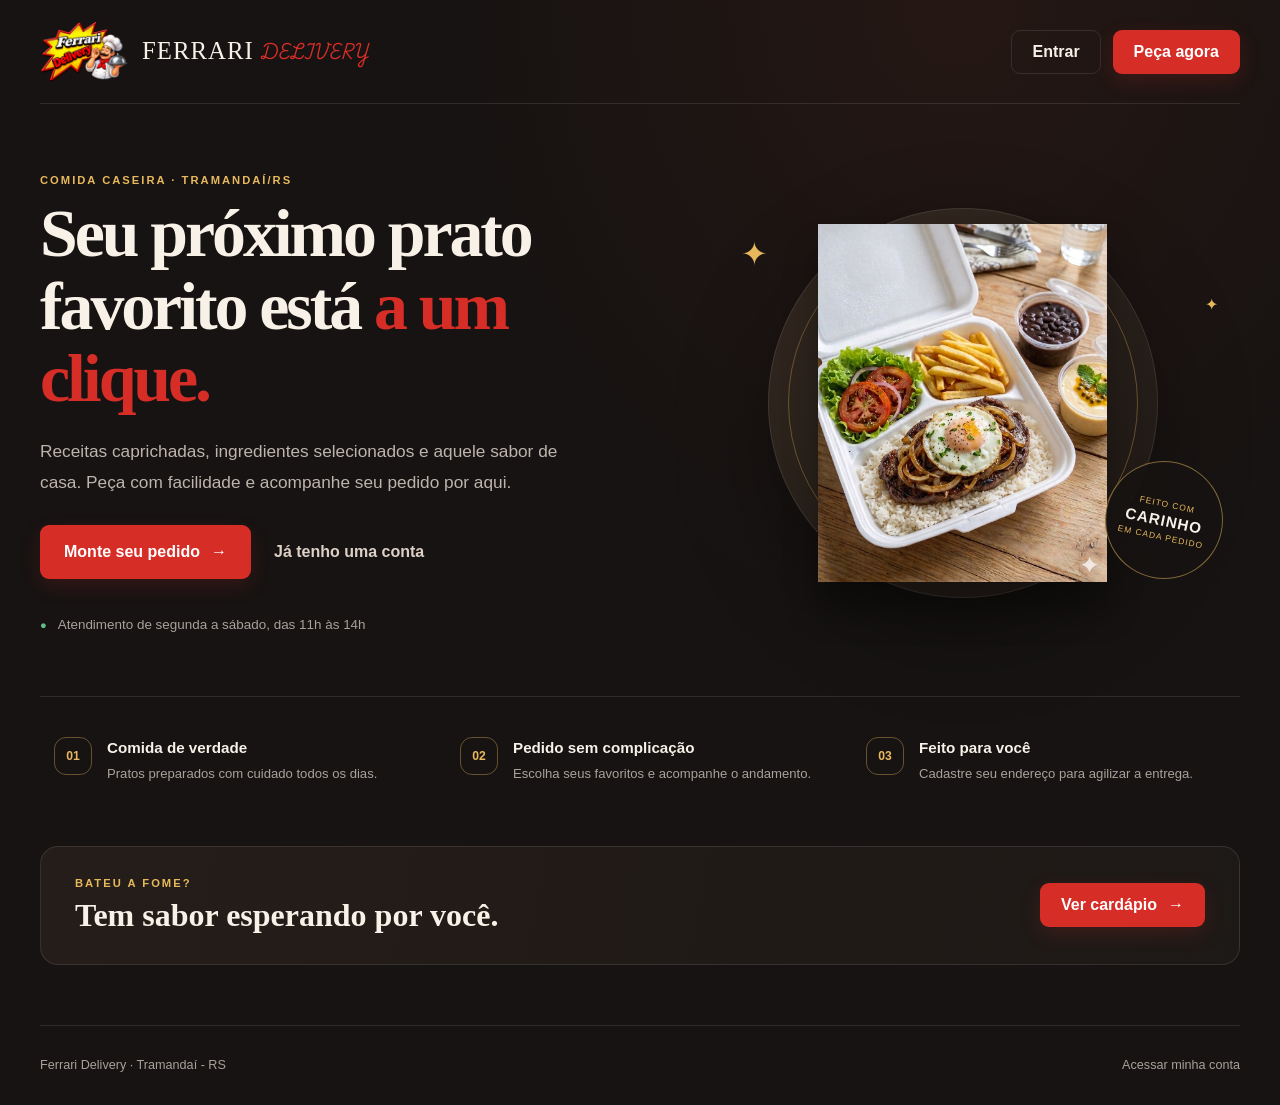
<file: index.html>
<!doctype html>
<html lang="pt-BR">
  <head>
    <meta charset="utf-8">
    <meta name="viewport" content="width=device-width, initial-scale=1">
    <meta name="theme-color" content="#161312">
    <title>Ferrari Delivery | Sabor de verdade, na sua casa</title>
    <link rel="icon" href="assets/logo-principal.png">
    <link rel="preconnect" href="https://fonts.googleapis.com">
    <link rel="preconnect" href="https://fonts.gstatic.com" crossorigin>
    <link href="https://fonts.googleapis.com/css2?family=Playwrite+TZ:wght@400&family=Redaction&display=swap" rel="stylesheet">
    <link rel="stylesheet" href="styles.css">
    <script type="module" src="app.js"></script>
  </head>
  <body data-page="home">
    <header class="site-header">
      <a class="brand" href="index.html" aria-label="Ferrari Delivery, início">
        <img src="assets/logo-principal.png" alt="" width="88" height="88">
        <span class="brand-name"><span class="brand-ferrari">FERRARI</span> <strong class="brand-delivery">DELIVERY</strong></span>
      </a>
      <nav class="header-actions" aria-label="Navegação principal">
        <a class="button button-outline" href="login.html">Entrar</a>
        <a class="button button-primary" href="login.html?cadastro=1">Peça agora</a>
      </nav>
    </header>

    <main>
      <section class="hero home-hero">
        <div class="hero-copy">
          <p class="eyebrow">COMIDA CASEIRA · TRAMANDAÍ/RS</p>
          <h1>Seu próximo prato favorito está <span>a um clique.</span></h1>
          <p class="hero-description">Receitas caprichadas, ingredientes selecionados e aquele sabor de casa. Peça com facilidade e acompanhe seu pedido por aqui.</p>
          <div class="hero-actions">
            <a class="button button-primary button-large" href="login.html?cadastro=1">Monte seu pedido <span aria-hidden="true">→</span></a>
            <a class="text-link" href="login.html">Já tenho uma conta</a>
          </div>
          <div class="hero-proof"><span aria-hidden="true">●</span> Atendimento de segunda a sábado, das 11h às 14h</div>
        </div>
        <div class="hero-art" aria-label="Prato preparado pela Ferrari Delivery">
          <div class="hero-image-frame"><img src="assets/Bife De Gado Acebolado.png" alt="Bife acebolado acompanhado de guarnições"></div>
          <div class="hero-stamp"><span>FEITO COM</span><strong>CARINHO</strong><span>EM CADA PEDIDO</span></div>
          <span class="hero-spark hero-spark-one" aria-hidden="true">✦</span>
          <span class="hero-spark hero-spark-two" aria-hidden="true">✦</span>
        </div>
      </section>

      <section class="benefits page-section" aria-label="Vantagens">
        <article><span class="benefit-icon" aria-hidden="true">01</span><div><h2>Comida de verdade</h2><p>Pratos preparados com cuidado todos os dias.</p></div></article>
        <article><span class="benefit-icon" aria-hidden="true">02</span><div><h2>Pedido sem complicação</h2><p>Escolha seus favoritos e acompanhe o andamento.</p></div></article>
        <article><span class="benefit-icon" aria-hidden="true">03</span><div><h2>Feito para você</h2><p>Cadastre seu endereço para agilizar a entrega.</p></div></article>
      </section>

      <section class="home-cta page-section">
        <div><p class="eyebrow">BATEU A FOME?</p><h2>Tem sabor esperando por você.</h2></div>
        <a class="button button-primary" href="login.html?cadastro=1">Ver cardápio <span aria-hidden="true">→</span></a>
      </section>
    </main>
    <footer class="site-footer"><span>Ferrari Delivery · Tramandaí - RS</span><a href="login.html">Acessar minha conta</a></footer>
  </body>
</html>
</file>
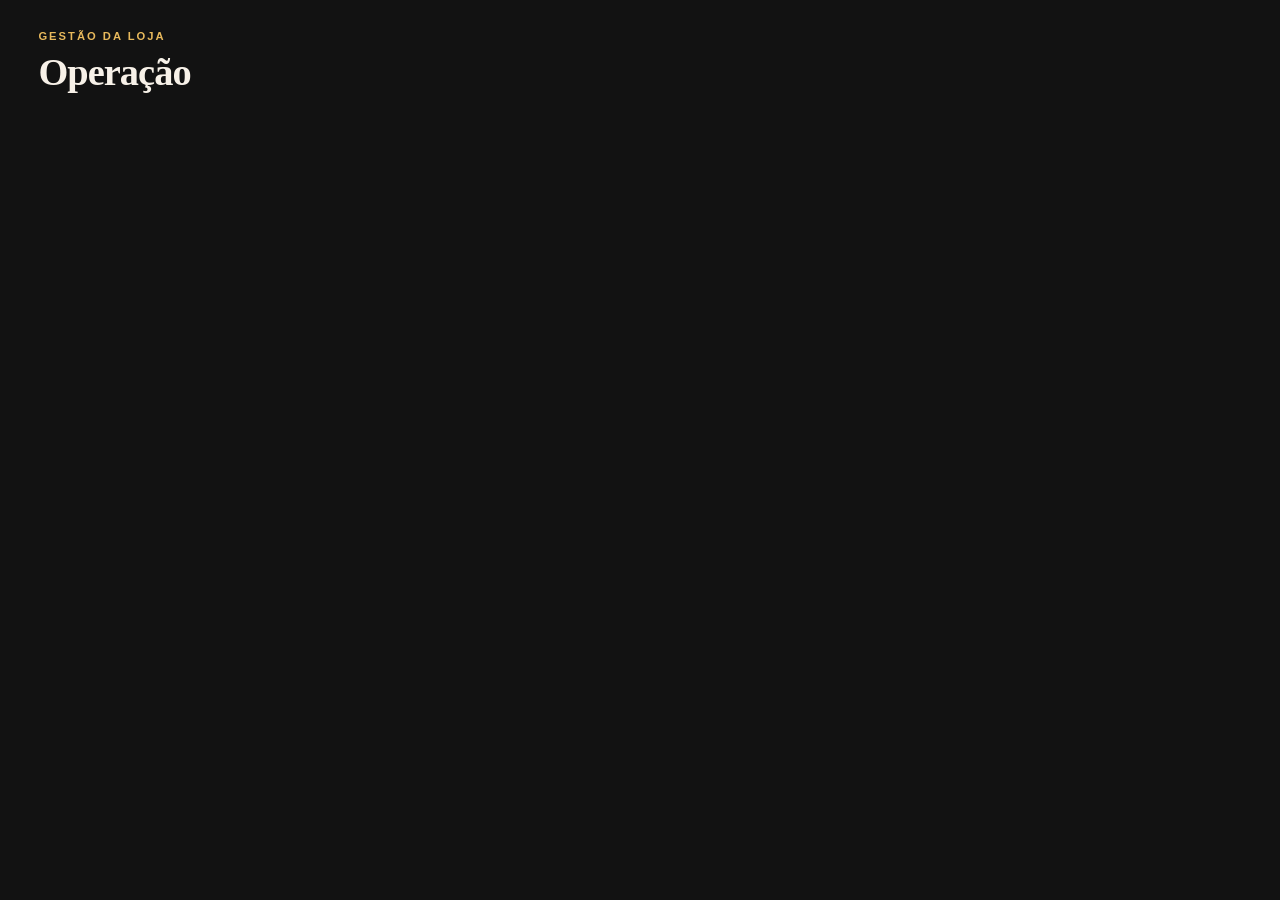
<file: admin-view.html>
<!doctype html>
<html lang="pt-BR">
  <head>
    <meta charset="utf-8">
    <meta name="viewport" content="width=device-width, initial-scale=1">
    <meta name="theme-color" content="#121212">
    <title>Operação | Ferrari Delivery</title>
    <link rel="preconnect" href="https://fonts.googleapis.com">
    <link rel="preconnect" href="https://fonts.gstatic.com" crossorigin>
    <link href="https://fonts.googleapis.com/css2?family=Playwrite+TZ:wght@400&family=Redaction&display=swap" rel="stylesheet">
    <link rel="stylesheet" href="styles.css">
    <script type="module" src="admin-view.js"></script>
  </head>
  <body class="admin-view-body" data-admin-view-page>
    <main class="admin-view-main">
      <header class="view-heading"><div><p class="eyebrow">GESTÃO DA LOJA</p><h1 data-view-title>Operação</h1><p class="muted" data-view-description></p></div></header>
      <p class="notice view-feedback" data-view-feedback role="status" hidden></p>
      <section class="admin-view-content" data-view-content aria-live="polite"></section>
    </main>
  </body>
</html>
</file>
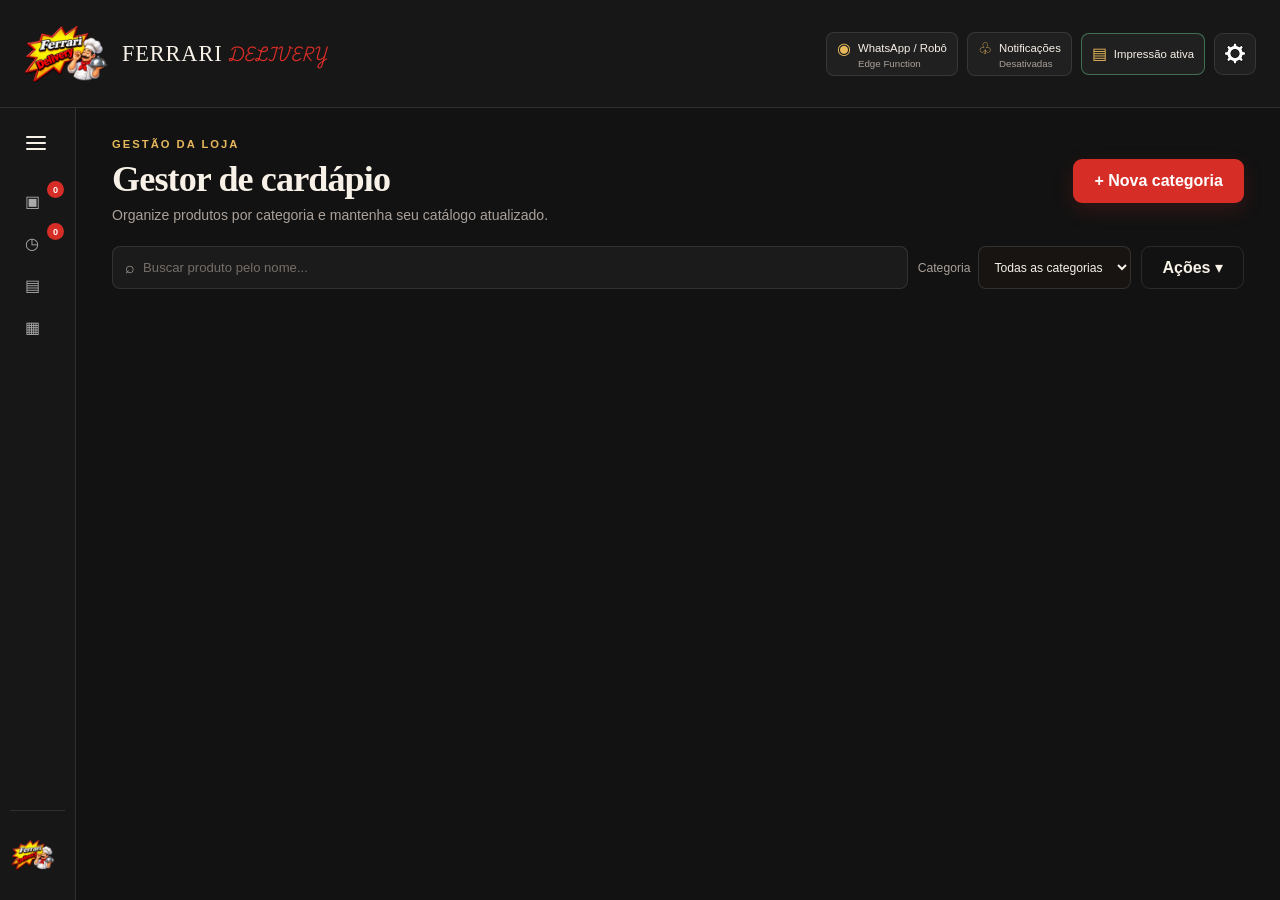
<file: admin.html>
<!doctype html>
<html lang="pt-BR">
  <head>
    <meta charset="utf-8">
    <meta name="viewport" content="width=device-width, initial-scale=1">
    <meta name="theme-color" content="#121212">
    <title>Painel administrativo | Ferrari Delivery</title>
    <link rel="icon" href="assets/logo-principal.png">
    <link rel="preconnect" href="https://fonts.googleapis.com">
    <link rel="preconnect" href="https://fonts.gstatic.com" crossorigin>
    <link href="https://fonts.googleapis.com/css2?family=Playwrite+TZ:wght@400&family=Redaction&display=swap" rel="stylesheet">
    <link rel="stylesheet" href="styles.css">
    <script type="module" src="app.js"></script>
  </head>
  <body data-page="admin">
    <header class="admin-topbar">
      <a class="brand" href="index.html" aria-label="Ferrari Delivery, início">
        <img src="assets/logo-principal.png" alt="" width="84" height="84">
        <span class="brand-name"><span class="brand-ferrari">FERRARI</span> <strong class="brand-delivery">DELIVERY</strong></span>
      </a>
      <div class="admin-topbar-actions">
        <button class="quick-action" type="button" data-whatsapp><span aria-hidden="true">◉</span><span>WhatsApp / Robô</span><i data-whatsapp-status>Edge Function</i></button>
        <button class="quick-action" type="button" data-notifications aria-pressed="false"><span aria-hidden="true">♧</span><span>Notificações</span><i data-notifications-status>Desativadas</i></button>
        <button class="quick-action" type="button" data-print-switch aria-pressed="true"><span aria-hidden="true">▤</span><span data-print-label>Impressão ativa</span></button>
        <button class="admin-settings-trigger" type="button" aria-label="Configurações da loja" title="Configurações da loja" data-open-settings><img src="assets/config-icon.png" alt="" width="22" height="22"></button>
      </div>
    </header>
    <div class="admin-shell">
      <aside class="admin-sidebar" aria-label="Navegação administrativa">
        <button class="admin-sidebar-toggle" type="button" aria-label="Expandir menu lateral" aria-expanded="false" aria-pressed="false" title="Expandir menu lateral" data-sidebar-toggle>
          <span aria-hidden="true"><i></i><i></i><i></i></span>
          <span class="admin-nav-label">Menu</span>
        </button>
        <label class="admin-search"><span aria-hidden="true">⌕</span><input type="search" placeholder="Procurando por algo?" aria-label="Buscar no menu" data-menu-search></label>
        <nav class="admin-navigation">
          <p class="admin-nav-caption">OPERAÇÃO</p>
          <button type="button" class="admin-nav-link" data-admin-view="orders" aria-label="Pedidos Salão"><span aria-hidden="true">▣</span><span class="admin-nav-label">Pedidos Salão</span><span class="nav-badge" data-orders-count>0</span></button>
          <button type="button" class="admin-nav-link" data-admin-view="scheduled" aria-label="Pedidos Agendados"><span aria-hidden="true">◷</span><span class="admin-nav-label">Pedidos Agendados</span><span class="nav-badge" data-scheduled-count>0</span></button>
          <button type="button" class="admin-nav-link" data-admin-view="history" aria-label="Histórico de Pedidos"><span aria-hidden="true">▤</span><span class="admin-nav-label">Histórico de Pedidos</span></button>
          <p class="admin-nav-caption">CARDÁPIO</p>
          <details class="admin-menu-group" open>
            <summary aria-label="Gestor de Cardápio"><span aria-hidden="true">▦</span><span class="admin-nav-label">Gestor de Cardápio</span></summary>
            <div class="admin-submenu">
              <button type="button" class="admin-subnav-link is-active" data-admin-view="catalog" aria-label="Gestor"><span aria-hidden="true">▦</span><span class="admin-nav-label">Gestor</span></button>
              <button type="button" class="admin-subnav-link" data-admin-view="media" aria-label="Imagens do cardápio"><span aria-hidden="true">▧</span><span class="admin-nav-label">Imagens do cardápio</span></button>
              <button type="button" class="admin-subnav-link" data-admin-view="bulk" aria-label="Edição em massa"><span aria-hidden="true">☷</span><span class="admin-nav-label">Edição em massa</span></button>
              <button type="button" class="admin-subnav-link" data-admin-view="promotions" aria-label="Promoções"><span aria-hidden="true">☆</span><span class="admin-nav-label">Promoções</span></button>
            </div>
          </details>
        </nav>
        <div class="admin-sidebar-footer"><img src="assets/logo-principal.png" alt="" width="44" height="44"><span>Ferrari Delivery<small>Painel administrativo</small></span></div>
      </aside>
      <main class="admin-workspace">
        <div class="notice admin-shell-notice" data-admin-feedback role="status" hidden></div>
        <iframe id="admin-view" name="admin-view" title="Área de gestão administrativa" src="gestor-cardapio.html"></iframe>
      </main>
    </div>
    <div class="toast-region" data-toast aria-live="polite" aria-atomic="true"></div>
    <section class="print-sheet" data-print-sheet aria-label="Comanda para impressão"></section>
    <dialog class="admin-settings-dialog" data-settings-dialog aria-labelledby="settings-title">
      <form class="admin-settings-card" data-settings-form>
        <button class="dialog-close" type="button" aria-label="Fechar configurações" data-close-settings>×</button>
        <p class="eyebrow">PAINEL ADMINISTRATIVO</p>
        <h2 id="settings-title">Configurações da loja</h2>
        <p class="muted">Defina os períodos de atendimento e o status que será mostrado aos clientes.</p>
        <section class="settings-group">
          <h3>Expediente geral</h3>
          <div class="settings-time-row"><label>Abertura<input type="time" name="opening_time" required></label><label>Fechamento<input type="time" name="closing_time" required></label></div>
        </section>
        <section class="settings-group">
          <div class="settings-group-heading"><div><h3>Funcionamento no almoço</h3><p class="muted">Escolha se a loja aceita pedidos neste intervalo.</p></div><select name="lunch_open" aria-label="Funcionamento no almoço"><option value="true">Aberta</option><option value="false">Fechada</option></select></div>
          <div class="settings-time-row"><label>Início do intervalo<input type="time" name="lunch_start" required></label><label>Fim do intervalo<input type="time" name="lunch_end" required></label></div>
        </section>
        <section class="settings-group">
          <label class="settings-checkbox"><input type="checkbox" name="evening_enabled"><span><strong>Atender no período da noite</strong><small>Adicionar um horário de funcionamento noturno.</small></span></label>
          <div class="settings-time-row"><label>Início da noite<input type="time" name="evening_start" required></label><label>Fim da noite<input type="time" name="evening_end" required></label></div>
        </section>
        <section class="settings-group">
          <label class="settings-checkbox"><input type="checkbox" name="manual_open"><span><strong>Loja habilitada para receber pedidos</strong><small>Desative para fechar a loja manualmente, independentemente do horário.</small></span></label>
          <p class="store-status-preview" data-settings-status></p>
        </section>
        <section class="settings-group">
          <h3>Aparência do painel</h3>
          <label class="settings-theme-label">Tema<select name="theme"><option value="dark">Tema escuro</option><option value="light">Tema claro</option></select></label>
        </section>
        <section class="settings-group admin-settings-account">
          <h3>Sessão</h3>
          <button class="button button-outline" type="button" data-sign-out>Sair do painel</button>
        </section>
        <p class="notice settings-feedback" data-settings-feedback role="status" hidden></p>
        <div class="form-actions"><button class="button button-primary" type="submit">Salvar configurações</button><button class="button button-outline" type="button" data-cancel-settings>Cancelar</button></div>
      </form>
    </dialog>
  </body>
</html>
</file>
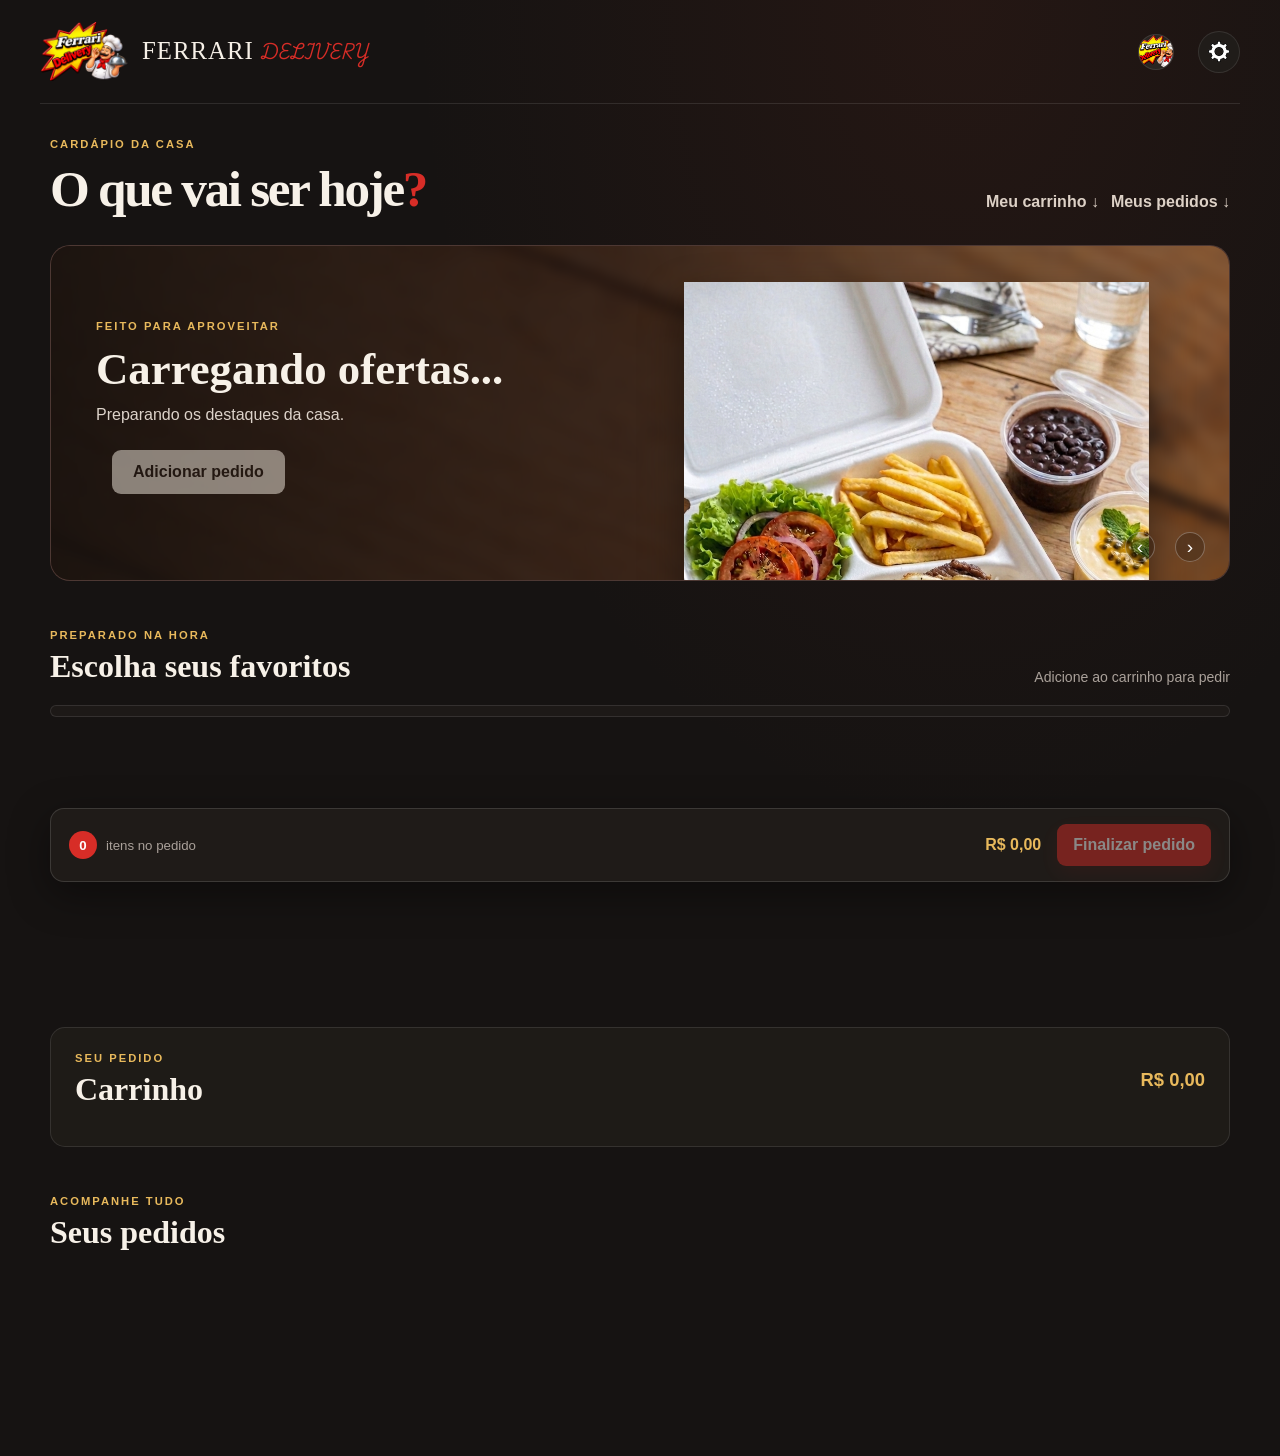
<file: cliente.html>
<!doctype html>
<html lang="pt-BR">
  <head>
    <meta charset="utf-8">
    <meta name="viewport" content="width=device-width, initial-scale=1">
    <meta name="theme-color" content="#161312">
    <title>Cardápio e pedidos | Ferrari Delivery</title>
    <link rel="icon" href="assets/logo-principal.png">
    <link rel="preconnect" href="https://fonts.googleapis.com">
    <link rel="preconnect" href="https://fonts.gstatic.com" crossorigin>
    <link href="https://fonts.googleapis.com/css2?family=Playwrite+TZ:wght@400&family=Redaction&display=swap" rel="stylesheet">
    <link rel="stylesheet" href="styles.css">
    <script type="module" src="app.js"></script>
  </head>
  <body data-page="customer">
    <header class="site-header">
      <a class="brand" href="index.html"><img src="assets/logo-principal.png" alt="" width="88" height="88"><span class="brand-name"><span class="brand-ferrari">FERRARI</span> <strong class="brand-delivery">DELIVERY</strong></span></a>
      <div class="header-actions"><img class="profile-avatar" src="assets/logo-principal.png" alt="Foto do perfil" data-profile-avatar><span class="account-name" data-account-name></span><button class="settings-trigger" type="button" data-edit-profile aria-label="Abrir configurações" title="Configurações"><img src="assets/config-icon.png" alt="" width="22" height="22"></button></div>
    </header>
    <main class="customer-main">
      <section class="welcome-row"><div><p class="eyebrow">CARDÁPIO DA CASA</p><h1>O que vai ser hoje<span class="accent">?</span></h1></div><div class="header-actions"><a class="text-link" href="#customer-cart">Meu carrinho ↓</a><a class="text-link" href="#order-history">Meus pedidos ↓</a></div></section>
      <section class="customer-store-status" data-customer-store-status aria-live="polite" hidden>
        <span class="store-status-indicator" data-store-status-indicator></span>
        <div><strong data-store-status-title>Verificando horário da loja...</strong><p data-store-status-hours></p></div>
      </section>
      <section class="promotion-area" aria-label="Promoções em destaque">
        <div class="promotion-backdrop" data-promotion-backdrop></div>
        <div class="promotion-content" data-promotion-content>
          <div class="promotion-copy"><p class="eyebrow">FEITO PARA APROVEITAR</p><h2 data-promotion-title>Carregando ofertas...</h2><p data-promotion-description>Preparando os destaques da casa.</p><div class="promotion-bottom"><strong data-promotion-price></strong><button class="button button-light" type="button" data-promotion-add disabled>Adicionar pedido</button></div></div>
          <div class="promotion-dish"><img data-promotion-image src="assets/Bife De Gado Acebolado.png" alt="Destaque da casa" loading="eager"></div>
        </div>
        <div class="promotion-controls"><button type="button" aria-label="Promoção anterior" data-promotion-prev>‹</button><span data-promotion-dots></span><button type="button" aria-label="Próxima promoção" data-promotion-next>›</button></div>
      </section>
      <section class="catalog-section" aria-labelledby="catalog-heading">
        <div class="section-heading"><div><p class="eyebrow">PREPARADO NA HORA</p><h2 id="catalog-heading">Escolha seus favoritos</h2></div><span class="muted">Adicione ao carrinho para pedir</span></div>
        <nav class="category-tabs" role="tablist" aria-label="Categorias do cardápio" data-customer-categories></nav>
        <div class="product-grid" data-products aria-live="polite"></div>
        <div class="pagination" data-product-pagination></div>
      </section>
      <section class="customer-cart" id="customer-cart" aria-labelledby="customer-cart-title">
        <div class="section-heading"><div><p class="eyebrow">SEU PEDIDO</p><h2 id="customer-cart-title">Carrinho</h2></div><strong class="customer-cart-total" data-inline-cart-total>R$ 0,00</strong></div>
        <div class="customer-cart-list" data-inline-cart aria-live="polite"></div>
      </section>
      <section class="history-section" id="order-history">
        <div class="section-heading"><div><p class="eyebrow">ACOMPANHE TUDO</p><h2>Seus pedidos</h2></div></div>
        <div class="order-list" data-customer-orders></div>
        <div class="pagination" data-order-pagination></div>
      </section>
    </main>
    <aside class="cart-bar" data-cart aria-label="Carrinho de compras">
      <div><span class="cart-count" data-cart-count>0</span><span>itens no pedido</span></div><strong data-cart-total>R$ 0,00</strong>
      <button class="button button-primary" type="button" data-checkout disabled>Finalizar pedido</button>
    </aside>
    <dialog class="modal-dialog" data-address-dialog aria-labelledby="address-title">
      <form class="dialog-card" data-address-form>
        <button class="dialog-close" type="button" aria-label="Fechar" data-close-address>×</button>
        <p class="eyebrow">CONFIGURAÇÕES DA CONTA</p><h2 id="address-title">Complete seu endereço</h2>
        <p class="muted">Precisamos dessas informações para preparar e entregar seu pedido.</p>
        <div class="avatar-editor">
          <div class="avatar-crop" data-avatar-crop aria-label="Prévia da foto. Arraste para ajustar a posição." tabindex="0">
            <img src="assets/logo-principal.png" alt="Prévia da foto do perfil" data-avatar-preview draggable="false">
            <span>Arraste para posicionar</span>
          </div>
          <div class="avatar-controls">
            <label for="avatar-file">Foto do perfil</label>
            <input id="avatar-file" name="avatarFile" type="file" accept="image/jpeg,image/png,image/webp">
            <small class="muted">JPG, PNG ou WebP · até 5 MB</small>
            <label for="avatar-zoom">Zoom</label><input id="avatar-zoom" type="range" min="1" max="3" step="0.05" value="1" data-avatar-zoom>
            <label for="avatar-x">Posição horizontal</label><input id="avatar-x" type="range" min="0" max="100" step="1" value="50" data-avatar-x>
            <label for="avatar-y">Posição vertical</label><input id="avatar-y" type="range" min="0" max="100" step="1" value="50" data-avatar-y>
          </div>
        </div>
        <label for="profile-name">Nome completo</label><input id="profile-name" name="fullName" autocomplete="name" required minlength="3" maxlength="120">
        <label for="profile-phone">Telefone / WhatsApp</label><input id="profile-phone" name="phone" type="tel" autocomplete="tel" required maxlength="24" inputmode="tel">
        <label for="profile-street">Rua</label><input id="profile-street" name="street" autocomplete="address-line1" required maxlength="160">
        <label for="profile-number">Número</label><input id="profile-number" name="number" autocomplete="address-line2" required maxlength="20">
        <label for="profile-complement">Complemento <span class="muted">(opcional)</span></label><input id="profile-complement" name="complement" maxlength="100">
        <div class="address-location-fields">
          <div><label for="profile-neighborhood">Bairro</label><input id="profile-neighborhood" name="neighborhood" autocomplete="address-level3" required maxlength="100"></div>
          <div><label for="profile-city">Cidade</label><input id="profile-city" name="city" autocomplete="address-level2" required maxlength="100"></div>
        </div>
        <label class="checkbox-label"><input name="whatsapp_opt_in" type="checkbox"> Quero receber atualizações do pedido pelo WhatsApp</label>
        <p class="notice" data-address-feedback role="status" hidden></p>
        <button class="button button-primary button-full" type="submit" data-address-submit>Salvar e enviar pedido</button>
        <section class="settings-section" aria-labelledby="theme-heading">
          <div><p class="eyebrow">APARÊNCIA</p><h3 id="theme-heading">Tema do painel</h3><p class="muted">Escolha a aparência mais confortável para você.</p></div>
          <button class="button button-outline theme-toggle" type="button" data-theme-toggle aria-pressed="false"><span data-theme-icon aria-hidden="true">☀</span><span data-theme-label>Usar tema claro</span></button>
        </section>
        <div class="settings-signout">
          <p>Deseja encerrar o acesso à sua conta neste dispositivo?</p>
          <button class="button button-outline signout-button" type="button" data-sign-out>Sair da conta</button>
        </div>
      </form>
    </dialog>
    <dialog class="modal-dialog" data-cart-dialog aria-labelledby="cart-dialog-title">
      <section class="dialog-card">
        <button class="dialog-close" type="button" aria-label="Fechar" data-close-cart>×</button>
        <p class="eyebrow">SEU PEDIDO</p><h2 id="cart-dialog-title">Revise seu carrinho</h2>
        <div data-cart-items></div><div class="cart-dialog-total"><span>Total</span><strong data-dialog-total>R$ 0,00</strong></div>
        <button class="button button-primary button-full" type="button" data-open-address>Continuar para entrega</button>
      </section>
    </dialog>
    <div class="toast-region" data-toast aria-live="polite" aria-atomic="true"></div>
  </body>
</html>
</file>
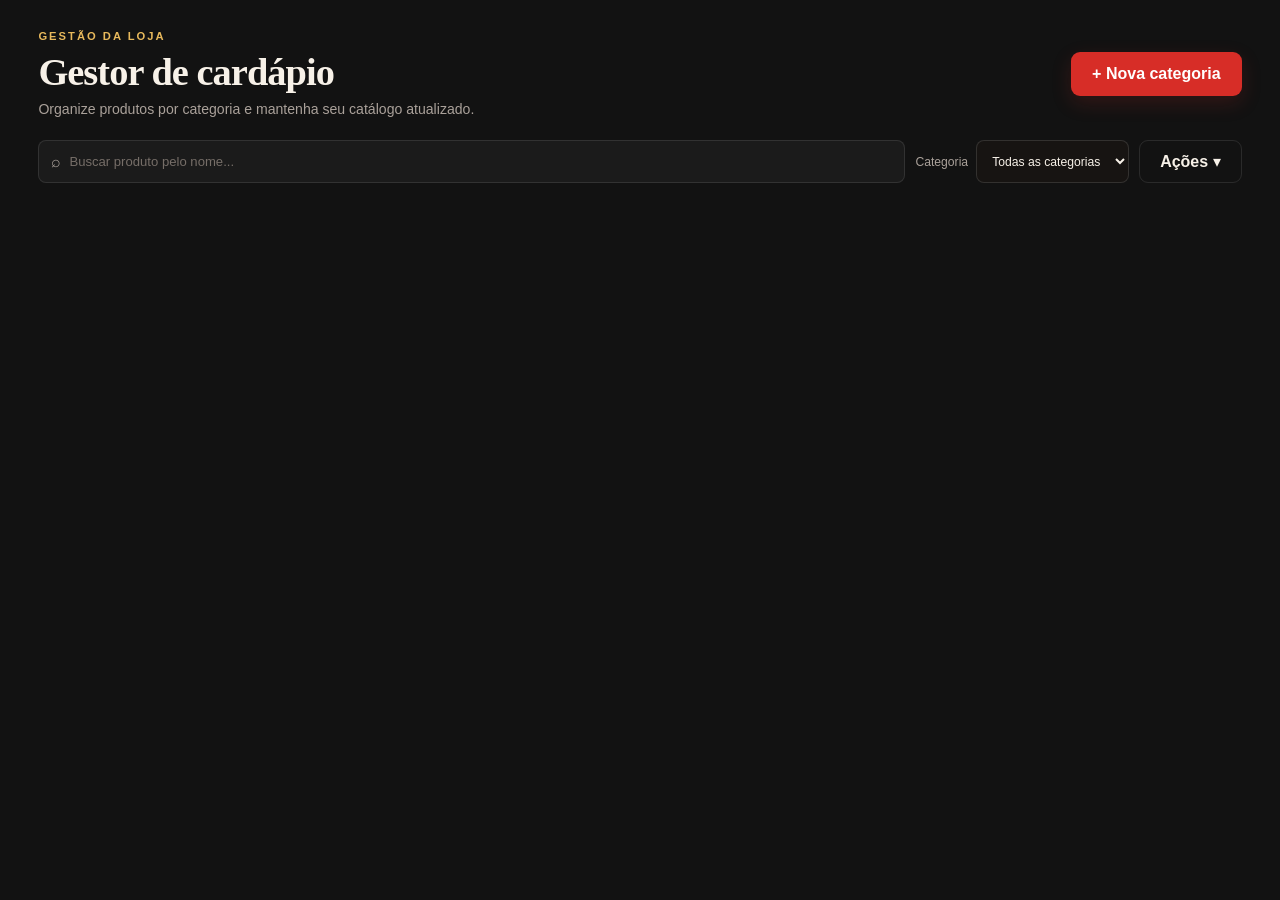
<file: gestor-cardapio.html>
<!doctype html>
<html lang="pt-BR">
  <head>
    <meta charset="utf-8">
    <meta name="viewport" content="width=device-width, initial-scale=1">
    <meta name="theme-color" content="#121212">
    <title>Gestor de cardápio | Ferrari Delivery</title>
    <link rel="preconnect" href="https://fonts.googleapis.com">
    <link rel="preconnect" href="https://fonts.gstatic.com" crossorigin>
    <link href="https://fonts.googleapis.com/css2?family=Playwrite+TZ:wght@400&family=Redaction&display=swap" rel="stylesheet">
    <link rel="stylesheet" href="styles.css">
    <script type="module" src="gestor-cardapio.js"></script>
  </head>
  <body class="admin-view-body" data-admin-view-page="catalog">
    <main class="admin-view-main">
      <header class="view-heading">
        <div><p class="eyebrow">GESTÃO DA LOJA</p><h1>Gestor de cardápio</h1><p class="muted">Organize produtos por categoria e mantenha seu catálogo atualizado.</p></div>
        <button class="button button-primary" type="button" data-new-category>+ Nova categoria</button>
      </header>
      <p class="notice view-feedback" data-view-feedback role="status" hidden></p>
      <section class="catalog-toolbar" aria-label="Filtros do cardápio">
        <label class="catalog-search">⌕ <input type="search" placeholder="Buscar produto pelo nome..." aria-label="Buscar produto pelo nome" data-product-search></label>
        <label class="catalog-filter"><span>Categoria</span><select aria-label="Filtrar por categoria" data-category-filter><option value="">Todas as categorias</option></select></label>
        <details class="action-dropdown"><summary class="button button-outline">Ações ▾</summary><div><button type="button" data-refresh>Atualizar cardápio</button><button type="button" data-toggle-inactive>Mostrar inativos</button><button type="button" data-open-promotions>Gerenciar promoções</button></div></details>
      </section>
      <section class="category-stack" aria-label="Categorias e produtos" data-category-list aria-live="polite"></section>
    </main>
    <dialog class="admin-dialog" data-product-dialog aria-labelledby="product-dialog-title">
      <form class="admin-dialog-card" data-product-form>
        <button class="dialog-close" type="button" aria-label="Fechar" data-close-product>×</button>
        <p class="eyebrow">CARDÁPIO</p><h2 id="product-dialog-title">Adicionar produto</h2>
        <input type="hidden" name="id">
        <label>Nome do produto<input name="name" required minlength="1" maxlength="120"></label>
        <label>Categoria<select name="category" required data-product-category></select></label>
        <label>Descrição<textarea name="description" rows="3" maxlength="500"></textarea></label>
        <div class="price-fields">
          <label>Preço normal (R$)<input name="price" type="number" min="0.01" step="0.01" required></label>
          <label>Preço promocional (R$)<input name="promotional_price" type="number" min="0.01" step="0.01" placeholder="Opcional"></label>
        </div>
        <fieldset class="image-source">
          <legend>Imagem do produto</legend>
          <div class="image-source-tabs"><button type="button" class="is-active" data-image-mode="file" aria-pressed="true">Enviar arquivo</button><button type="button" data-image-mode="url" aria-pressed="false">Colar link URL</button></div>
          <div class="image-file-field" data-file-image-field>
            <span>Foto do dispositivo</span>
            <input name="image_file" type="file" accept="image/*" data-image-file hidden>
            <button class="button button-outline" type="button" data-choose-image>Escolher foto do dispositivo</button>
            <small class="muted" data-image-file-name>Nenhum arquivo selecionado</small>
          </div>
          <label data-url-image-field hidden>URL da imagem<input name="image_url" type="url" maxlength="2048" placeholder="https://..."></label>
          <div class="image-preview"><img src="assets/logo-principal.png" alt="Prévia da imagem do produto" data-image-preview><span data-image-preview-label>Prévia da imagem</span></div>
        </fieldset>
        <label>Complementos <span class="muted">(um por linha)</span><textarea name="complements" rows="3" placeholder="Ex.: Ovo extra&#10;Queijo adicional"></textarea></label>
        <label class="checkbox-label"><input name="active" type="checkbox" checked> Produto ativo</label>
        <p class="notice form-feedback" data-product-feedback role="status" hidden></p>
        <div class="form-actions"><button class="button button-primary" type="submit">Salvar produto</button><button class="button button-outline" type="button" data-cancel-product>Cancelar</button></div>
      </form>
    </dialog>
    <dialog class="admin-dialog" data-category-dialog aria-labelledby="category-dialog-title">
      <form class="admin-dialog-card" data-category-form>
        <button class="dialog-close" type="button" aria-label="Fechar" data-close-category>×</button>
        <p class="eyebrow">ORGANIZAÇÃO</p><h2 id="category-dialog-title">Nova categoria</h2>
        <input type="hidden" name="key">
        <label>Nome da categoria<input name="name" required maxlength="60" placeholder="Ex.: Sobremesas"></label>
        <label>Identificação visual<input name="tag" maxlength="40" placeholder="Ex.: Itens principais"></label>
        <p class="notice form-feedback" data-category-feedback role="status" hidden></p>
        <div class="form-actions"><button class="button button-primary" type="submit">Salvar categoria</button><button class="button button-outline" type="button" data-cancel-category>Cancelar</button></div>
      </form>
    </dialog>
    <dialog class="admin-dialog" data-delete-product-dialog aria-labelledby="delete-product-title">
      <form class="admin-dialog-card" data-delete-product-form>
        <button class="dialog-close" type="button" aria-label="Fechar" data-cancel-delete-product>×</button>
        <p class="eyebrow">EXCLUIR PRODUTO</p>
        <h2 id="delete-product-title">Confirmar exclusão</h2>
        <p>Deseja excluir <strong data-delete-product-name></strong>? Esta ação não pode ser desfeita.</p>
        <p class="notice form-feedback" data-delete-product-feedback role="status" hidden></p>
        <div class="form-actions"><button class="button button-primary" type="submit">Excluir produto</button><button class="button button-outline" type="button" data-cancel-delete-product>Cancelar</button></div>
      </form>
    </dialog>
  </body>
</html>
</file>
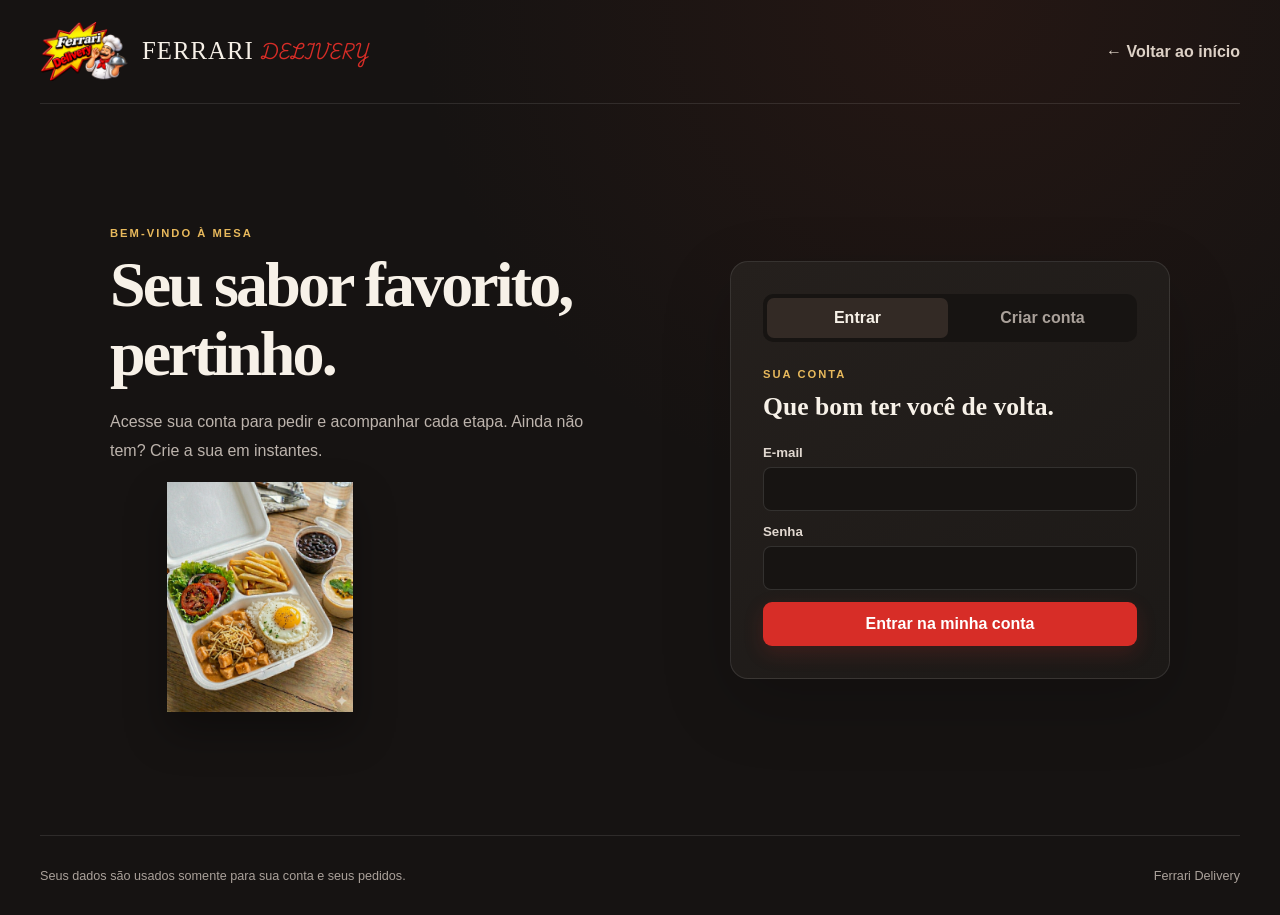
<file: login.html>
<!doctype html>
<html lang="pt-BR">
  <head>
    <meta charset="utf-8">
    <meta name="viewport" content="width=device-width, initial-scale=1">
    <meta name="theme-color" content="#161312">
    <title>Entrar ou criar conta | Ferrari Delivery</title>
    <link rel="icon" href="assets/logo-principal.png">
    <link rel="preconnect" href="https://fonts.googleapis.com">
    <link rel="preconnect" href="https://fonts.gstatic.com" crossorigin>
    <link href="https://fonts.googleapis.com/css2?family=Playwrite+TZ:wght@400&family=Redaction&display=swap" rel="stylesheet">
    <link rel="stylesheet" href="styles.css">
    <script type="module" src="app.js"></script>
  </head>
  <body data-page="login">
    <header class="site-header">
      <a class="brand" href="index.html"><img src="assets/logo-principal.png" alt="" width="88" height="88"><span class="brand-name"><span class="brand-ferrari">FERRARI</span> <strong class="brand-delivery">DELIVERY</strong></span></a>
      <a class="text-link" href="index.html">← Voltar ao início</a>
    </header>
    <main class="auth-layout">
      <section class="auth-intro">
        <p class="eyebrow">BEM-VINDO À MESA</p>
        <h1>Seu sabor favorito, pertinho.</h1>
        <p>Acesse sua conta para pedir e acompanhar cada etapa. Ainda não tem? Crie a sua em instantes.</p>
        <img src="assets/Strogonoff De Frango.png" alt="Strogonoff preparado pela Ferrari Delivery">
      </section>
      <section class="auth-card" aria-labelledby="auth-title">
        <div class="auth-switch" role="tablist" aria-label="Acesso">
          <button class="auth-tab is-active" id="login-tab" type="button" role="tab" aria-selected="true" aria-controls="login-panel" data-auth-mode="login">Entrar</button>
          <button class="auth-tab" id="signup-tab" type="button" role="tab" aria-selected="false" aria-controls="signup-panel" data-auth-mode="signup">Criar conta</button>
        </div>
        <div id="auth-feedback" class="notice" role="status" hidden></div>
        <form id="login-panel" class="auth-form" data-auth-form="login" role="tabpanel" aria-labelledby="login-tab">
          <div><p class="eyebrow">SUA CONTA</p><h2 id="auth-title">Que bom ter você de volta.</h2></div>
          <label for="login-email">E-mail</label>
          <input id="login-email" name="email" type="email" autocomplete="email" required maxlength="254">
          <label for="login-password">Senha</label>
          <input id="login-password" name="password" type="password" autocomplete="current-password" required minlength="8">
          <button class="button button-primary button-full" type="submit">Entrar na minha conta</button>
        </form>
        <form id="signup-panel" class="auth-form" data-auth-form="signup" role="tabpanel" aria-labelledby="signup-tab" hidden>
          <div><p class="eyebrow">COMECE POR AQUI</p><h2>Crie sua conta.</h2><p class="muted">Você poderá completar o endereço antes de finalizar seu primeiro pedido.</p></div>
          <label for="signup-name">Nome completo</label>
          <input id="signup-name" name="fullName" type="text" autocomplete="name" required minlength="3" maxlength="120">
          <label for="signup-phone">Telefone / WhatsApp</label>
          <input id="signup-phone" name="phone" type="tel" autocomplete="tel" required maxlength="24" inputmode="tel">
          <label for="signup-email">E-mail</label>
          <input id="signup-email" name="email" type="email" autocomplete="email" required maxlength="254">
          <label for="signup-password">Senha <span class="muted">(mínimo de 8 caracteres)</span></label>
          <input id="signup-password" name="password" type="password" autocomplete="new-password" required minlength="8">
          <button class="button button-primary button-full" type="submit">Criar minha conta</button>
        </form>
      </section>
    </main>
    <footer class="site-footer"><span>Seus dados são usados somente para sua conta e seus pedidos.</span><a href="index.html">Ferrari Delivery</a></footer>
  </body>
</html>
</file>
<file: styles.css>
:root {
  color-scheme: dark;
  --ink: #f7f1e8;
  --muted: #aaa19a;
  --surface: #201c19;
  --surface-raised: #2a2521;
  --canvas: #161312;
  --line: rgba(255, 255, 255, .1);
  --red: #d72d27;
  --red-deep: #a71f1b;
  --gold: #e8b95c;
  --green: #63bd85;
  --radius: 18px;
  font-family: Arial, Helvetica, sans-serif;
  background: var(--canvas);
  color: var(--ink);
  font-synthesis: none;
  text-rendering: optimizeLegibility;
}

* { box-sizing: border-box; }
html { min-width: 320px; scroll-behavior: smooth; }
body { margin: 0; min-height: 100vh; background: radial-gradient(ellipse at 75% 0%, rgba(120, 45, 28, .15), transparent 34rem), var(--canvas); color: var(--ink); }
button, input, select, textarea { font: inherit; }
button, a { -webkit-tap-highlight-color: transparent; }
a { color: inherit; text-decoration: none; }
button { color: inherit; }
img { display: block; max-width: 100%; }
[hidden] { display: none !important; }

.site-header { width: min(1200px, calc(100% - 48px)); min-height: 104px; margin: auto; display: flex; align-items: center; justify-content: space-between; gap: 20px; border-bottom: 1px solid var(--line); }
.brand { display: inline-flex; align-items: center; gap: 14px; font-size: 1rem; font-weight: 700; letter-spacing: .12em; }
.brand img { width: 88px; height: 88px; object-fit: contain; }
.brand-ferrari { font-family: "Redaction", Georgia, serif; font-size: 1.55em; font-weight: 400; letter-spacing: .04em; }
.brand-delivery { color: var(--red); font-family: "Playwrite TZ", cursive; font-size: 1em; font-weight: 400; letter-spacing: 0; }
.header-actions { display: flex; align-items: center; gap: 12px; }
.profile-avatar { width: 36px; height: 36px; border: 1px solid var(--line); border-radius: 50%; object-fit: cover; background: var(--surface-raised); }
.account-name { max-width: 180px; overflow: hidden; color: #ddd1c6; font-size: .82rem; text-overflow: ellipsis; white-space: nowrap; }
.settings-trigger { width: 42px; height: 42px; padding: 9px; display: grid; place-items: center; border: 1px solid var(--line); border-radius: 50%; color: var(--ink); background: var(--surface); cursor: pointer; transition: border-color .18s ease, transform .18s ease; }
.settings-trigger:hover { transform: rotate(25deg); border-color: var(--gold); }
.settings-trigger:focus-visible { outline: 2px solid var(--gold); outline-offset: 3px; }
.settings-trigger img { width: 22px; height: 22px; object-fit: contain; }
.button { border: 1px solid transparent; min-height: 44px; padding: 0 20px; border-radius: 9px; display: inline-flex; align-items: center; justify-content: center; gap: 11px; font-weight: 700; cursor: pointer; transition: transform .18s ease, background .18s ease, border-color .18s ease; }
.button:hover:not(:disabled) { transform: translateY(-1px); }
.button:focus-visible, .text-link:focus-visible, .category-tab:focus-visible, input:focus-visible, select:focus-visible, textarea:focus-visible { outline: 2px solid var(--gold); outline-offset: 3px; }
.button:disabled { cursor: not-allowed; opacity: .48; }
.button-primary { background: var(--red); color: white; box-shadow: 0 7px 20px rgba(215, 45, 39, .17); }
.button-primary:hover:not(:disabled) { background: #e43a33; }
.button-outline { border-color: var(--line); background: transparent; }
.button-outline:hover { border-color: rgba(255, 255, 255, .35); background: rgba(255, 255, 255, .04); }
.button-light { color: #241a14; background: #fff7eb; }
.button-large { min-height: 54px; padding-inline: 23px; }
.button-full { width: 100%; margin-top: 12px; }
.text-link { color: #ddd1c6; font-weight: 600; }
.text-link:hover { color: var(--gold); }
.eyebrow { margin: 0 0 12px; color: var(--gold); font-size: .7rem; font-weight: 700; letter-spacing: .18em; }
.muted { color: var(--muted); font-size: .88rem; }
.accent { color: var(--red); }

.hero { width: min(1200px, calc(100% - 48px)); margin: 0 auto; }
.home-hero { min-height: 570px; padding: 70px 0 64px; display: grid; grid-template-columns: 1.05fr .95fr; align-items: center; gap: 32px; }
.hero-copy { max-width: 620px; }
h1, h2, h3, p { margin-top: 0; }
.hero h1, .auth-intro h1, .welcome-row h1, .admin-heading h1 { margin-bottom: 20px; font: 800 clamp(2.6rem, 5.3vw, 4.7rem)/1.07 Georgia, "Times New Roman", serif; letter-spacing: -.045em; }
.hero h1 span { color: var(--red); }
.hero-description { max-width: 530px; margin-bottom: 27px; color: #bdb4ad; font-size: 1.08rem; line-height: 1.8; }
.hero-actions { display: flex; align-items: center; flex-wrap: wrap; gap: 23px; }
.hero-proof { margin-top: 38px; color: #aaa19a; font-size: .84rem; }
.hero-proof span { margin-right: 8px; color: var(--green); font-size: .7rem; }
.hero-art { min-height: 400px; display: grid; place-items: center; position: relative; }
.hero-image-frame { width: min(390px, 85%); aspect-ratio: 1; position: relative; border-radius: 50%; background: linear-gradient(140deg, #332820, #1d1714); box-shadow: 0 30px 90px rgba(0, 0, 0, .35), inset 0 0 0 1px rgba(255,255,255,.09); }
.hero-image-frame::before { content: ""; position: absolute; inset: 20px; border: 1px solid rgba(232, 185, 92, .33); border-radius: 50%; }
.hero-image-frame img { position: absolute; inset: 4%; width: 92%; height: 92%; object-fit: contain; filter: drop-shadow(0 28px 16px rgba(0,0,0,.32)); }
.hero-stamp { position: absolute; right: 3%; bottom: 6%; width: 118px; height: 118px; border: 1px solid rgba(232,185,92,.5); border-radius: 50%; display: flex; flex-direction: column; justify-content: center; align-items: center; gap: 3px; transform: rotate(12deg); color: var(--gold); background: rgba(22,19,18,.87); font-size: .53rem; letter-spacing: .12em; }
.hero-stamp strong { color: var(--ink); font-size: .95rem; }
.hero-spark { position: absolute; color: var(--gold); }
.hero-spark-one { top: 8%; left: 10%; font-size: 2rem; }
.hero-spark-two { top: 23%; right: 4%; font-size: 1rem; }
.page-section { width: min(1200px, calc(100% - 48px)); margin: 0 auto; }
.benefits { padding: 26px 0 48px; display: grid; grid-template-columns: repeat(3, 1fr); gap: 18px; border-top: 1px solid var(--line); }
.benefits article { display: flex; align-items: flex-start; gap: 15px; padding: 14px; }
.benefit-icon { flex: 0 0 38px; height: 38px; display: grid; place-items: center; border: 1px solid rgba(232,185,92,.38); border-radius: 12px; color: var(--gold); font-size: .76rem; font-weight: 700; }
.benefits h2 { margin: 2px 0 7px; font-size: .95rem; }
.benefits p { margin: 0; color: var(--muted); font-size: .82rem; line-height: 1.6; }
.home-cta { margin-bottom: 60px; padding: 30px 34px; display: flex; align-items: center; justify-content: space-between; gap: 20px; border: 1px solid var(--line); border-radius: var(--radius); background: linear-gradient(100deg, #251d19, #1d1916); }
.home-cta .eyebrow { margin-bottom: 8px; }
.home-cta h2 { margin: 0; font: 700 clamp(1.3rem, 3vw, 2rem) Georgia, "Times New Roman", serif; }
.site-footer { width: min(1200px, calc(100% - 48px)); min-height: 80px; margin: auto; display: flex; align-items: center; justify-content: space-between; gap: 16px; border-top: 1px solid var(--line); color: var(--muted); font-size: .79rem; }
.site-footer a:hover { color: var(--ink); }

.auth-layout { width: min(1060px, calc(100% - 48px)); min-height: calc(100vh - 169px); margin: 0 auto; padding: 50px 0; display: grid; grid-template-columns: 1fr minmax(350px, .8fr); align-items: center; gap: 70px; }
.auth-intro { max-width: 480px; }
.auth-intro h1 { font-size: clamp(2.7rem, 5vw, 4.2rem); }
.auth-intro > p:not(.eyebrow) { color: #bdb4ad; line-height: 1.8; }
.auth-intro img { width: 240px; height: 230px; margin: 15px auto 0 30px; object-fit: contain; filter: drop-shadow(0 20px 20px rgba(0,0,0,.32)); }
.auth-card { padding: 32px; border: 1px solid var(--line); border-radius: var(--radius); background: linear-gradient(145deg, #25201d, #1c1917); box-shadow: 0 24px 70px rgba(0,0,0,.18); }
.auth-switch { padding: 4px; display: grid; grid-template-columns: 1fr 1fr; gap: 4px; border-radius: 10px; background: #171412; }
.auth-tab { padding: 11px; border: 0; border-radius: 7px; color: var(--muted); background: transparent; font-weight: 700; cursor: pointer; }
.auth-tab.is-active { color: var(--ink); background: #332a25; }
.auth-form { display: flex; flex-direction: column; padding-top: 26px; }
.auth-form h2 { margin-bottom: 10px; font: 700 1.6rem Georgia, "Times New Roman", serif; }
.auth-form > div:first-child > p:last-child { margin-bottom: 4px; }
.auth-form label, .dialog-card label { margin: 13px 0 7px; color: #e1d8d0; font-size: .83rem; font-weight: 600; }
input, select, textarea { width: 100%; min-height: 44px; padding: 10px 12px; border: 1px solid rgba(255,255,255,.12); border-radius: 8px; color: var(--ink); background: #171412; }
textarea { resize: vertical; }
input::placeholder, textarea::placeholder { color: #766e68; }

.customer-main, .admin-main { width: min(1180px, calc(100% - 48px)); margin: 0 auto; padding: 34px 0 125px; }
.welcome-row, .admin-heading { display: flex; align-items: flex-end; justify-content: space-between; gap: 20px; margin-bottom: 28px; }
.welcome-row h1, .admin-heading h1 { margin: 0; font-size: clamp(2rem, 4vw, 3.2rem); }
.welcome-row .text-link { margin-bottom: 6px; }
.promotion-area { --promotion-image: url("assets/background.png"); min-height: 330px; position: relative; overflow: hidden; display: flex; align-items: center; border: 1px solid rgba(255,255,255,.1); border-radius: 20px; isolation: isolate; background: #39211c; }
.promotion-backdrop { position: absolute; z-index: -2; inset: -22px; background-image: linear-gradient(90deg, rgba(20,15,13,.96) 0%, rgba(31,18,14,.84) 50%, rgba(24,16,13,.28) 100%), var(--promotion-image); background-position: center; background-size: cover; filter: blur(6px); transform: scale(1.04); transition: background-image .35s ease; }
.promotion-content { width: 100%; min-height: 330px; padding: 36px 80px 48px 45px; display: grid; grid-template-columns: 1.1fr .9fr; align-items: center; gap: 20px; transition: opacity .32s ease, transform .32s ease; }
.promotion-content.is-leaving { opacity: 0; transform: translateY(28px); }
.promotion-copy { max-width: 480px; }
.promotion-copy h2 { margin-bottom: 10px; font: 700 clamp(1.8rem, 4vw, 2.8rem)/1.15 Georgia, "Times New Roman", serif; }
.promotion-copy > p:not(.eyebrow) { min-height: 24px; color: #ddd3ca; }
.promotion-bottom { margin-top: 20px; display: flex; align-items: center; flex-wrap: wrap; gap: 16px; }
.promotion-bottom strong { color: var(--gold); font-size: 1.45rem; }
.promotion-dish { height: 250px; display: grid; place-items: center; }
.promotion-dish img { width: 100%; height: 100%; object-fit: contain; filter: drop-shadow(0 18px 22px rgba(0,0,0,.46)); }
.promotion-controls { position: absolute; right: 24px; bottom: 18px; display: flex; align-items: center; gap: 10px; }
.promotion-controls > button { width: 30px; height: 30px; padding: 0; border: 1px solid rgba(255,255,255,.28); border-radius: 50%; color: white; background: rgba(0,0,0,.2); font-size: 1.2rem; cursor: pointer; }
.promotion-controls > span { display: flex; gap: 5px; }
.promotion-dot { width: 6px; height: 6px; padding: 0; border: 0; border-radius: 8px; background: rgba(255,255,255,.42); cursor: pointer; }
.promotion-dot.is-active { width: 17px; background: var(--gold); }
.catalog-section, .history-section { padding-top: 48px; }
.customer-cart { margin-top: 48px; padding: 24px; border: 1px solid var(--line); border-radius: 15px; background: rgba(33,29,26,.84); }
.customer-cart .section-heading { align-items: center; margin-bottom: 14px; }
.customer-cart-total { color: var(--gold); font-size: 1.15rem; }
.customer-cart-list { display: grid; gap: 9px; }
.inline-cart-row { padding: 12px 14px; display: grid; grid-template-columns: minmax(0, 1fr) auto auto; align-items: center; gap: 12px; border: 1px solid var(--line); border-radius: 10px; background: #1c1917; }
.inline-cart-product { min-width: 0; }
.inline-cart-product strong { display: block; overflow-wrap: anywhere; }
.inline-cart-product small { display: block; margin-top: 4px; color: var(--muted); }
.inline-cart-subtotal { color: var(--gold); font-weight: 700; white-space: nowrap; }
.inline-cart-controls { display: flex; align-items: center; gap: 7px; }
.inline-cart-controls button { min-width: 32px; height: 32px; padding: 0 7px; border: 1px solid var(--line); border-radius: 7px; background: transparent; cursor: pointer; }
.inline-cart-controls button:hover { border-color: var(--gold); }
.inline-cart-controls .remove-cart-item { width: auto; padding: 0 10px; color: #f0a29b; }
.section-heading { margin-bottom: 20px; display: flex; align-items: flex-end; justify-content: space-between; gap: 18px; }
.section-heading .eyebrow { margin-bottom: 7px; }
.section-heading h2, .admin-panel h2 { margin: 0; font: 700 clamp(1.5rem, 3vw, 2rem) Georgia, "Times New Roman", serif; }
.category-tabs { margin: 0 0 22px; padding: 5px; display: flex; gap: 5px; overflow-x: auto; border: 1px solid var(--line); border-radius: 11px; background: #1d1917; }
.category-tab { flex: 0 0 auto; min-height: 42px; padding: 0 20px; border: 0; border-radius: 7px; color: var(--muted); background: transparent; font-weight: 600; cursor: pointer; }
.category-tab.is-active { color: white; background: var(--red); }
.product-grid { min-height: 180px; display: grid; grid-template-columns: repeat(3, minmax(0, 1fr)); gap: 16px; }
.product-card { min-width: 0; position: relative; overflow: hidden; border: 1px solid var(--line); border-radius: 14px; background: #211d1a; }
.product-image { width: 100%; height: 185px; object-fit: cover; background: #312722; }
.product-card.is-unavailable .product-image { filter: blur(4px) grayscale(.75); opacity: .7; }
.product-unavailable-label { position: absolute; top: 12px; left: 12px; padding: 6px 10px; border: 1px solid #e43a3380; border-radius: 6px; color: #ff6258; background: #171412e8; font-size: .76rem; font-weight: 800; letter-spacing: .04em; text-transform: uppercase; }
.product-card.is-unavailable .product-card-body { opacity: .78; }
.product-card-body { padding: 16px; }
.product-card h3 { margin: 0 0 7px; font-size: 1rem; }
.product-card p { min-height: 36px; margin: 0 0 15px; color: var(--muted); font-size: .8rem; line-height: 1.5; }
.product-card-footer { display: flex; justify-content: space-between; align-items: center; gap: 10px; }
.product-card-footer strong { color: var(--gold); font-size: 1.1rem; white-space: nowrap; }
.product-card-footer del { color: var(--muted); font-size: .75rem; white-space: nowrap; }
.add-to-cart { width: 37px; height: 37px; flex: 0 0 37px; border: 0; border-radius: 9px; color: white; background: var(--red); font-size: 1.25rem; cursor: pointer; }
.add-to-cart:hover { background: #e43a33; }
.pagination { min-height: 40px; margin-top: 20px; display: flex; align-items: center; justify-content: center; gap: 14px; color: var(--muted); font-size: .82rem; }
.pagination button { padding: 8px 13px; border: 1px solid var(--line); border-radius: 7px; background: var(--surface); cursor: pointer; }
.pagination button:disabled { opacity: .4; cursor: default; }
.order-list { display: grid; gap: 12px; }
.order-card { padding: 17px 19px; display: grid; grid-template-columns: 1fr auto; gap: 8px 20px; border: 1px solid var(--line); border-radius: 12px; background: #211d1a; }
.order-card h3 { margin: 0 0 6px; font-size: .95rem; }
.order-card p { margin: 0; color: var(--muted); font-size: .82rem; line-height: 1.6; }
.order-card-side { display: flex; flex-direction: column; align-items: flex-end; justify-content: space-between; gap: 10px; }
.order-card-side strong { color: var(--gold); }
.order-actions { grid-column: 1 / -1; display: flex; flex-wrap: wrap; align-items: center; gap: 8px; }
.order-actions .button { min-height: 36px; padding: 0 12px; font-size: .78rem; }
.status-badge { width: fit-content; padding: 5px 9px; border-radius: 30px; color: #e8c874; background: rgba(232,185,92,.12); font-size: .73rem; font-weight: 700; }
.status-badge[data-status="pronto"] { color: #8ad2a4; background: rgba(99,189,133,.13); }
.status-badge[data-status="cancelado"] { color: #ef9b93; background: rgba(215,45,39,.13); }
.empty-state { padding: 28px; border: 1px dashed rgba(255,255,255,.16); border-radius: 12px; color: var(--muted); text-align: center; }
.cart-bar { position: fixed; z-index: 20; right: max(24px, calc((100% - 1180px) / 2)); bottom: 18px; left: max(24px, calc((100% - 1180px) / 2)); min-height: 74px; padding: 12px 18px; display: flex; align-items: center; gap: 16px; border: 1px solid rgba(255,255,255,.13); border-radius: 14px; background: rgba(33,29,26,.96); box-shadow: 0 12px 40px rgba(0,0,0,.4); backdrop-filter: blur(14px); }
.cart-bar > div { display: flex; align-items: center; gap: 9px; color: var(--muted); font-size: .83rem; }
.cart-bar > strong { margin-left: auto; color: var(--gold); }
.cart-count { width: 28px; height: 28px; display: grid; place-items: center; border-radius: 50%; color: white; background: var(--red); font-weight: 700; }
.cart-bar .button { min-height: 42px; padding-inline: 15px; }
.modal-dialog { width: min(480px, calc(100% - 28px)); max-height: min(90vh, 760px); padding: 0; overflow: auto; border: 1px solid rgba(255,255,255,.15); border-radius: 16px; color: var(--ink); background: #211d1a; box-shadow: 0 25px 100px rgba(0,0,0,.6); }
.modal-dialog::backdrop { background: rgba(0,0,0,.72); backdrop-filter: blur(4px); }
.dialog-card { position: relative; padding: 28px; }
.avatar-editor { margin: 18px 0 8px; display: grid; grid-template-columns: 150px minmax(0, 1fr); align-items: center; gap: 20px; }
.avatar-crop { width: 150px; height: 150px; position: relative; overflow: hidden; border: 1px solid rgba(255,255,255,.2); border-radius: 50%; background: #171412; cursor: grab; touch-action: none; user-select: none; }
.avatar-crop:active { cursor: grabbing; }
.avatar-crop img { width: 100%; height: 100%; object-fit: cover; transform-origin: center; pointer-events: none; }
.avatar-crop > span { position: absolute; right: 0; bottom: 0; left: 0; padding: 5px 3px; color: #fff; background: rgba(0,0,0,.62); font-size: .62rem; text-align: center; pointer-events: none; }
.avatar-controls { display: flex; flex-direction: column; gap: 5px; }
.avatar-controls label { margin: 5px 0 0; }
.avatar-controls input[type="file"] { min-height: auto; padding: 7px; font-size: .72rem; }
.avatar-controls input[type="range"] { min-height: 22px; padding: 0; accent-color: var(--red); }
.avatar-controls small { font-size: .7rem; }
.dialog-card h2 { margin-bottom: 10px; font: 700 1.7rem Georgia, "Times New Roman", serif; }
.dialog-close { position: absolute; top: 15px; right: 16px; width: 34px; height: 34px; border: 1px solid var(--line); border-radius: 50%; background: transparent; font-size: 1.3rem; cursor: pointer; }
.dialog-card .notice { margin-top: 16px; }
.dialog-card .checkbox-label { display: flex; align-items: center; gap: 9px; }
.dialog-card .checkbox-label input { width: 18px; min-height: 18px; accent-color: var(--red); }
.address-location-fields { display: grid; grid-template-columns: repeat(2, minmax(0, 1fr)); gap: 12px; }
.address-location-fields > div { min-width: 0; }
.settings-section { margin-top: 20px; padding-top: 18px; display: flex; align-items: center; justify-content: space-between; gap: 15px; border-top: 1px solid var(--line); }
.settings-section .eyebrow { margin-bottom: 6px; }
.settings-section h3 { margin: 0 0 5px; font-size: 1rem; }
.settings-section p { margin-bottom: 0; }
.theme-toggle { flex: 0 0 auto; }
.settings-signout { margin-top: 18px; padding-top: 15px; border-top: 1px solid var(--line); }
.settings-signout p { margin-bottom: 10px; color: var(--muted); font-size: .82rem; }
.signout-button { min-height: 40px; color: var(--red); }
.cart-dialog-row { padding: 13px 0; display: grid; grid-template-columns: 1fr auto; gap: 5px 10px; border-bottom: 1px solid var(--line); }
.cart-dialog-row p { margin: 0; color: var(--muted); font-size: .8rem; }
.quantity-controls { grid-column: 2; display: flex; align-items: center; gap: 9px; }
.quantity-controls button { width: 26px; height: 26px; border: 1px solid var(--line); border-radius: 6px; background: transparent; cursor: pointer; }
.cart-dialog-total { margin: 17px 0; display: flex; justify-content: space-between; }
.cart-dialog-total strong { color: var(--gold); }
.notice { margin: 14px 0; padding: 12px 14px; border: 1px solid rgba(232,185,92,.32); border-radius: 9px; color: #f1d89d; background: rgba(232,185,92,.09); font-size: .86rem; line-height: 1.5; }
.notice.is-error { border-color: rgba(215,45,39,.42); color: #f5aaa3; background: rgba(215,45,39,.09); }
.toast-region { position: fixed; z-index: 40; right: 20px; bottom: 110px; display: grid; gap: 8px; }
.toast { max-width: min(390px, calc(100vw - 40px)); padding: 13px 16px; border: 1px solid var(--line); border-radius: 10px; background: #2a2521; box-shadow: 0 8px 28px rgba(0,0,0,.3); font-size: .88rem; }

body[data-page="customer"][data-theme="light"] {
  color-scheme: light;
  --ink: #2d241f;
  --muted: #71655c;
  --surface: #fff;
  --surface-raised: #f0e9e2;
  --canvas: #faf7f3;
  --line: rgba(57, 39, 27, .16);
  --gold: #9c6108;
  background: radial-gradient(ellipse at 75% 0%, rgba(215, 45, 39, .07), transparent 34rem), var(--canvas);
}
body[data-page="customer"][data-theme="light"] .account-name,
body[data-page="customer"][data-theme="light"] .text-link,
body[data-page="customer"][data-theme="light"] .dialog-card label { color: var(--ink); }
body[data-page="customer"][data-theme="light"] .button-outline:hover { border-color: rgba(57, 39, 27, .35); background: rgba(57, 39, 27, .05); }
body[data-page="customer"][data-theme="light"] input,
body[data-page="customer"][data-theme="light"] select,
body[data-page="customer"][data-theme="light"] textarea { border-color: var(--line); color: var(--ink); background: #fff; }
body[data-page="customer"][data-theme="light"] .customer-cart,
body[data-page="customer"][data-theme="light"] .cart-bar { border-color: var(--line); background: rgba(255, 255, 255, .96); }
body[data-page="customer"][data-theme="light"] .inline-cart-row,
body[data-page="customer"][data-theme="light"] .product-card,
body[data-page="customer"][data-theme="light"] .order-card { border-color: var(--line); background: #fff; }
body[data-page="customer"][data-theme="light"] .category-tabs { border-color: var(--line); background: #f0e9e2; }
body[data-page="customer"][data-theme="light"] .category-tab.is-active { color: #fff; }
body[data-page="customer"][data-theme="light"] .modal-dialog { border-color: var(--line); color: var(--ink); background: #fff; }
body[data-page="customer"][data-theme="light"] .avatar-crop { border-color: var(--line); background: #f0e9e2; }
body[data-page="customer"][data-theme="light"] .toast { border-color: var(--line); color: var(--ink); background: #fff; }
body[data-page="customer"][data-theme="light"] .empty-state { border-color: var(--line); }
body[data-page="customer"][data-theme="light"] .settings-trigger { border-color: var(--line); background: #fff; }
body[data-page="customer"][data-theme="light"] .settings-trigger img { filter: invert(1); }

.admin-main { padding-top: 40px; }
.admin-heading { align-items: center; margin-bottom: 30px; }
.admin-heading h1 { font-size: clamp(2rem, 4vw, 3rem); }
.admin-label { color: var(--gold); font-size: .71rem; font-weight: 700; letter-spacing: .1em; }
.live-indicator { display: flex; align-items: center; gap: 8px; color: #a9cdb4; font-size: .8rem; }
.live-indicator i { width: 8px; height: 8px; border-radius: 50%; background: var(--green); box-shadow: 0 0 12px var(--green); }
.admin-panel { margin: 20px 0; padding: 25px; border: 1px solid var(--line); border-radius: 15px; background: rgba(33,29,26,.84); }
.admin-panel .section-heading { margin-bottom: 18px; }
.admin-form { margin: 15px 0 24px; padding: 18px; display: grid; grid-template-columns: repeat(2, minmax(0, 1fr)); gap: 12px 16px; border: 1px solid var(--line); border-radius: 11px; background: #1a1715; }
.admin-form > label { display: flex; flex-direction: column; gap: 7px; color: #ddd3ca; font-size: .79rem; font-weight: 600; }
.admin-form .field-wide { grid-column: 1 / -1; }
.admin-form .checkbox-label { flex-direction: row; align-items: center; gap: 9px; }
.checkbox-label input { width: 18px; min-height: 18px; accent-color: var(--red); }
.form-actions { grid-column: 1 / -1; display: flex; gap: 9px; }
.admin-product-list { display: grid; gap: 9px; }
.admin-product-row { padding: 11px 13px; display: flex; justify-content: space-between; align-items: center; gap: 12px; border: 1px solid var(--line); border-radius: 9px; background: #1c1917; }
.admin-product-row > div:first-child { min-width: 0; }
.admin-product-row strong { display: block; overflow-wrap: anywhere; }
.admin-product-row small { display: block; margin-top: 4px; color: var(--muted); }
.admin-product-actions { display: flex; flex-wrap: wrap; justify-content: flex-end; gap: 7px; }
.admin-product-actions button { min-height: 34px; padding: 0 11px; border: 1px solid var(--line); border-radius: 7px; background: transparent; cursor: pointer; }
.admin-product-actions button:hover { border-color: var(--gold); }
.print-sheet { display: none; }

body[data-page="admin"] { min-height: 100vh; background: #121212; }
.admin-topbar { min-height: 108px; position: sticky; z-index: 20; top: 0; padding: 10px 24px; display: flex; align-items: center; justify-content: space-between; gap: 20px; border-bottom: 1px solid var(--line); background: #171717; }
.admin-topbar .brand { flex: 0 0 auto; font-size: .9rem; }
.admin-topbar .brand img { width: 84px; height: 84px; }
.admin-topbar-actions { display: flex; align-items: center; justify-content: flex-end; gap: 9px; }
.admin-settings-trigger { width: 42px; height: 42px; padding: 9px; display: grid; place-items: center; border: 1px solid var(--line); border-radius: 9px; background: #202020; cursor: pointer; }
.admin-settings-trigger:hover { border-color: var(--gold); }
.admin-settings-trigger img { width: 22px; height: 22px; object-fit: contain; }
.quick-action { min-height: 42px; padding: 6px 10px; display: grid; grid-template-columns: auto auto; align-items: center; column-gap: 7px; border: 1px solid var(--line); border-radius: 8px; background: #202020; font-size: .71rem; cursor: pointer; }
.quick-action > span:first-child { color: var(--gold); font-size: 1rem; }
.quick-action i { grid-column: 2; color: var(--muted); font-size: .61rem; font-style: normal; text-align: left; }
.quick-action[aria-pressed="true"] { border-color: rgba(99,189,133,.5); }
.admin-settings-account { display: flex; align-items: center; justify-content: space-between; gap: 12px; }
.admin-settings-account h3 { margin: 0; }
.admin-settings-account .button { min-height: 36px; }
.admin-shell { min-height: calc(100vh - 108px); display: grid; grid-template-columns: 76px minmax(0, 1fr); }
.admin-sidebar { width: 76px; height: calc(100vh - 108px); position: sticky; z-index: 15; top: 108px; align-self: start; box-sizing: border-box; padding: 14px 10px; display: flex; flex-direction: column; overflow-x: hidden; border-right: 1px solid var(--line); background: #171717; transition: width .24s ease, box-shadow .24s ease; }
.admin-sidebar.is-expanded { width: 252px; overflow-x: visible; box-shadow: 12px 0 30px #0005; }
.admin-sidebar-toggle { width: 54px; min-height: 42px; margin: 0 0 8px; padding: 0 16px; display: flex; flex: 0 0 auto; align-items: center; gap: 12px; overflow: hidden; border: 0; border-radius: 8px; color: var(--ink); background: transparent; text-align: left; cursor: pointer; }
.admin-sidebar-toggle:hover, .admin-sidebar-toggle:focus-visible { background: #252525; }
.admin-sidebar-toggle > span:first-child { width: 22px; display: grid; flex: 0 0 22px; gap: 4px; }
.admin-sidebar-toggle i { width: 20px; height: 2px; display: block; border-radius: 2px; background: currentColor; }
.admin-sidebar-toggle .admin-nav-label { white-space: nowrap; }
.admin-sidebar.is-expanded .admin-sidebar-toggle { width: 100%; }
.admin-search { min-height: 42px; padding: 0 10px; display: flex; align-items: center; gap: 8px; border: 1px solid var(--line); border-radius: 8px; color: var(--muted); background: #202020; }
.admin-search > span { font-size: 1.25rem; }
.admin-search input { min-height: 38px; padding: 4px 0; border: 0; background: transparent; font-size: .75rem; }
.admin-navigation { padding-top: 8px; }
.admin-nav-caption { max-height: 2em; margin: 15px 10px 8px; overflow: hidden; color: #777; font-size: .62rem; font-weight: 700; letter-spacing: .12em; transition: max-height .2s ease, margin .2s ease; }
.admin-nav-link, .admin-menu-group summary, .admin-subnav-link { width: 100%; min-height: 42px; padding: 0 11px; display: flex; align-items: center; gap: 10px; border: 0; border-radius: 7px; color: #c9c9c9; background: transparent; text-align: left; font-size: .8rem; cursor: pointer; }
.admin-nav-link:hover, .admin-menu-group summary:hover, .admin-subnav-link:hover, .admin-nav-link.is-active, .admin-subnav-link.is-active { color: white; background: #252525; }
.admin-nav-link > span:first-child, .admin-menu-group summary > span:first-child, .admin-subnav-link > span:first-child { width: 18px; flex: 0 0 18px; color: #aaa; text-align: center; }
.admin-nav-label { min-width: 0; max-width: 180px; display: block; flex: 1 1 auto; overflow: hidden; opacity: 1; white-space: nowrap; transition: opacity .16s ease, max-width .24s ease; }
.nav-badge { min-width: 22px; height: 21px; margin-left: auto; padding: 0 5px; display: grid; place-items: center; border-radius: 12px; color: white; background: var(--red); font-size: .65rem; font-weight: 700; }
.nav-badge[data-has-orders="true"] { background: #198754; }
.admin-menu-group summary { list-style: none; }
.admin-menu-group summary::-webkit-details-marker { display: none; }
.admin-menu-group summary::after { content: "⌄"; margin-left: auto; color: var(--muted); }
.admin-menu-group:not([open]) summary::after { transform: rotate(-90deg); }
.admin-submenu { max-height: 0; padding: 0; overflow: hidden; opacity: 0; transition: max-height .24s ease, opacity .18s ease, padding .24s ease; }
.admin-sidebar.is-expanded .admin-menu-group[open] .admin-submenu { max-height: 240px; padding: 3px 0 3px 27px; opacity: 1; }
.admin-subnav-link { min-height: 37px; padding-left: 12px; color: #a7a7a7; font-size: .76rem; }
.admin-subnav-link.is-active { color: #fff; box-shadow: inset 2px 0 var(--red); }
.admin-sidebar-footer { margin-top: auto; padding: 16px 5px 3px; display: flex; align-items: center; gap: 9px; border-top: 1px solid var(--line); font-size: .78rem; }
.admin-sidebar-footer img { width: 44px; height: 44px; object-fit: contain; }
.admin-sidebar-footer small { display: block; margin-top: 4px; color: var(--muted); font-size: .68rem; }
.admin-sidebar:not(.is-expanded) .admin-search { min-height: 0; height: 0; padding: 0; overflow: hidden; opacity: 0; border-width: 0; }
.admin-sidebar:not(.is-expanded) .admin-nav-caption { max-height: 0; margin: 0; }
.admin-sidebar:not(.is-expanded) .admin-nav-label,
.admin-sidebar:not(.is-expanded) .admin-sidebar-footer > span { max-width: 0; opacity: 0; pointer-events: none; }
.admin-sidebar:not(.is-expanded) .admin-nav-link,
.admin-sidebar:not(.is-expanded) .admin-menu-group summary { width: 54px; padding: 0; justify-content: center; }
.admin-sidebar:not(.is-expanded) .admin-nav-link > span:first-child,
.admin-sidebar:not(.is-expanded) .admin-menu-group summary > span:first-child { width: 22px; flex-basis: 22px; font-size: 1rem; }
.admin-sidebar:not(.is-expanded) .admin-menu-group summary::after { display: none; }
.admin-sidebar:not(.is-expanded) .nav-badge { min-width: 17px; height: 17px; position: absolute; top: 1px; right: 0; padding: 0 4px; font-size: .57rem; }
.admin-sidebar:not(.is-expanded) .admin-nav-link { position: relative; }
.admin-sidebar:not(.is-expanded) .admin-sidebar-footer { justify-content: center; padding-inline: 0; }
.admin-sidebar:not(.is-expanded) .admin-submenu { visibility: hidden; }
.admin-sidebar.is-expanded .admin-submenu { visibility: visible; }
.admin-workspace { min-width: 0; min-height: calc(100vh - 108px); position: relative; }
.admin-workspace iframe { width: 100%; height: calc(100vh - 108px); min-height: 600px; display: block; border: 0; background: #121212; }
.admin-shell-notice { position: absolute; z-index: 3; top: 10px; right: 16px; left: 16px; }
.admin-view-body { min-height: 100vh; background: #121212; }
.admin-view-main { width: min(1440px, 100%); margin: 0 auto; padding: 30px clamp(18px, 3vw, 42px) 55px; }
.view-heading { margin-bottom: 23px; display: flex; align-items: center; justify-content: space-between; gap: 20px; }
.view-heading h1 { margin: 0 0 7px; font: 700 clamp(1.7rem, 3vw, 2.4rem) Georgia, "Times New Roman", serif; letter-spacing: -.025em; }
.view-heading .eyebrow { margin-bottom: 8px; }
.view-heading .muted { margin: 0; }
.catalog-toolbar { margin-bottom: 20px; display: flex; align-items: center; gap: 10px; }
.catalog-search { min-height: 43px; flex: 1 1 300px; padding: 0 12px; display: flex; align-items: center; gap: 8px; border: 1px solid var(--line); border-radius: 8px; color: var(--muted); background: #1b1b1b; }
.catalog-search input { min-height: 39px; padding: 4px 0; border: 0; background: transparent; font-size: .82rem; }
.catalog-filter { min-width: 200px; display: flex; align-items: center; gap: 8px; color: var(--muted); font-size: .76rem; }
.catalog-filter select { min-height: 43px; padding: 8px 11px; }
.action-dropdown { position: relative; }
.action-dropdown summary { min-height: 43px; }
.action-dropdown > div, .category-actions-menu > div { min-width: 190px; position: absolute; z-index: 5; top: calc(100% + 5px); right: 0; padding: 5px; border: 1px solid var(--line); border-radius: 8px; background: #242424; box-shadow: 0 12px 30px #0008; }
.action-dropdown > div button, .category-actions-menu > div button { width: 100%; padding: 10px; border: 0; border-radius: 5px; background: transparent; text-align: left; font-size: .76rem; cursor: pointer; }
.action-dropdown > div button:hover, .category-actions-menu > div button:hover { background: #333; }
.category-stack { display: grid; gap: 16px; }
.category-card { overflow: visible; border: 1px solid #303030; border-radius: 12px; background: #191919; }
.category-card.is-inactive { opacity: .7; }
.category-card-heading { min-height: 70px; padding: 13px 16px; display: flex; align-items: center; justify-content: space-between; gap: 15px; border-bottom: 1px solid var(--line); }
.category-title-group, .category-heading-actions { min-width: 0; display: flex; align-items: center; gap: 11px; }
.category-title-group h2 { margin: 0; overflow-wrap: anywhere; font-size: 1rem; }
.category-drag-handle { color: #858585; font-size: 1.1rem; cursor: grab; }
.category-tag { padding: 5px 8px; border-radius: 20px; color: #e8c874; background: #e8b95c1a; font-size: .65rem; white-space: nowrap; }
.category-heading-actions .button { min-height: 36px; padding-inline: 12px; font-size: .73rem; }
.category-actions-menu { position: relative; }
.category-actions-menu summary { width: 34px; height: 34px; display: grid; place-items: center; border: 1px solid var(--line); border-radius: 7px; color: var(--muted); list-style: none; cursor: pointer; }
.category-actions-menu summary::-webkit-details-marker { display: none; }
.category-actions-menu > div { min-width: 210px; }
.category-actions-menu button:disabled { opacity: .4; cursor: not-allowed; }
.category-product-list { padding: 10px; display: grid; gap: 8px; }
.catalog-product-row { min-width: 0; padding: 9px; display: grid; grid-template-columns: 22px 58px minmax(0, 1fr) auto; align-items: center; gap: 10px; border: 1px solid #292929; border-radius: 8px; background: #1d1d1d; }
.product-drag-handle { width: 22px; color: #858585; font-size: 1.15rem; text-align: center; cursor: grab; touch-action: none; user-select: none; }
.product-drag-handle:active { cursor: grabbing; }
.product-drag-handle:focus-visible { border-radius: 4px; outline: 2px solid var(--gold); outline-offset: 2px; }
.catalog-product-row.is-dragging { opacity: .45; }
.catalog-product-row.is-drop-target { border-color: var(--gold); }
.catalog-product-image { width: 58px; height: 58px; border-radius: 7px; object-fit: cover; background: #292929; }
.catalog-product-details { min-width: 0; }
.catalog-product-details strong { overflow-wrap: anywhere; font-size: .84rem; }
.catalog-product-details p { margin: 4px 0; overflow: hidden; color: var(--muted); font-size: .72rem; text-overflow: ellipsis; white-space: nowrap; }
.catalog-product-details small { color: #e8c874; font-size: .7rem; }
.catalog-product-actions { display: flex; align-items: center; gap: 7px; }
.catalog-product-actions button { min-height: 33px; padding: 0 9px; border: 1px solid var(--line); border-radius: 6px; background: transparent; font-size: .7rem; cursor: pointer; }
.catalog-product-actions button:hover { border-color: var(--gold); }
.product-state { color: #81cb98; font-size: .66rem; }
.product-state.is-inactive { color: #ed9991; }
.catalog-product-actions button.catalog-product-delete { border-color: #9e332e80; color: #ed9991; }
.catalog-product-actions button.catalog-product-delete:hover { border-color: #e43a33; color: #ff746a; }
.admin-dialog { width: min(570px, calc(100% - 24px)); max-height: min(92vh, 900px); padding: 0; overflow: auto; border: 1px solid #393939; border-radius: 14px; color: var(--ink); background: #1b1b1b; box-shadow: 0 25px 100px #000b; }
.admin-dialog::backdrop { background: #000b; backdrop-filter: blur(4px); }
.admin-dialog-card { position: relative; padding: 27px; }
.admin-dialog-card h2 { margin: 0 0 20px; font: 700 1.65rem Georgia, "Times New Roman", serif; }
.admin-dialog-card > label { margin: 13px 0; display: flex; flex-direction: column; gap: 7px; color: #ddd; font-size: .78rem; font-weight: 600; }
.admin-dialog-card .muted { color: var(--muted); font-weight: 400; }
.price-fields { display: grid; grid-template-columns: 1fr 1fr; gap: 12px; }
.price-fields label { display: flex; flex-direction: column; gap: 7px; color: #ddd; font-size: .78rem; font-weight: 600; }
.image-source { margin: 16px 0; padding: 13px; border: 1px solid var(--line); border-radius: 9px; }
.image-source legend { padding: 0 5px; color: #ddd; font-size: .78rem; font-weight: 600; }
.image-source-tabs { margin-bottom: 12px; padding: 3px; display: grid; grid-template-columns: 1fr 1fr; gap: 4px; border-radius: 7px; background: #121212; }
.image-source-tabs button { min-height: 35px; border: 0; border-radius: 5px; color: var(--muted); background: transparent; font-size: .74rem; cursor: pointer; }
.image-source-tabs button.is-active { color: white; background: #363636; }
.image-file-field { display: flex; flex-wrap: wrap; align-items: center; gap: 9px; color: #ddd; font-size: .75rem; }
.image-file-field > span { flex-basis: 100%; }
.image-file-field .button { min-height: 37px; }
.image-file-field small { overflow-wrap: anywhere; }
.image-preview { min-height: 120px; margin-top: 12px; position: relative; overflow: hidden; display: grid; place-items: center; border: 1px dashed #444; border-radius: 8px; background: #151515; }
.image-preview img { width: 100%; height: 180px; object-fit: contain; }
.image-preview span { position: absolute; right: 6px; bottom: 6px; padding: 4px 7px; border-radius: 4px; color: white; background: #000a; font-size: .63rem; }
.admin-dialog-card .checkbox-label { display: flex; align-items: center; gap: 8px; }
.admin-dialog-card .checkbox-label input { width: 18px; min-height: 18px; accent-color: var(--red); }
.admin-dialog-card .form-actions { margin-top: 16px; }
.admin-view-content { display: grid; gap: 10px; }
.admin-view-order { padding: 16px; display: grid; grid-template-columns: minmax(0, 1fr) auto; align-items: start; gap: 16px; border: 1px solid var(--line); border-radius: 10px; background: #191919; }
.admin-view-order h2 { margin: 0 0 7px; font-size: .95rem; }
.admin-view-order p { margin: 4px 0; color: var(--muted); font-size: .76rem; line-height: 1.5; }
.admin-order-summary { min-width: 145px; display: grid; justify-items: end; gap: 8px; }
.admin-order-summary strong { color: var(--gold); }
.admin-order-summary select { min-height: 36px; padding: 6px; font-size: .72rem; }
.admin-order-summary .button { min-height: 34px; padding: 0 9px; font-size: .68rem; }
.admin-promotion-form { margin-bottom: 14px; padding: 15px; display: grid; grid-template-columns: repeat(2, minmax(0, 1fr)); align-items: end; gap: 12px; border: 1px solid var(--line); border-radius: 9px; background: #191919; }
.admin-promotion-form label { display: flex; flex-direction: column; gap: 6px; color: #ddd; font-size: .74rem; }
.admin-promotion-form .button { min-height: 41px; }
.admin-promotion-list { display: grid; gap: 8px; }
.admin-promotion-list .admin-product-row { background: #191919; }
.media-category-list { display: grid; gap: 18px; }
.media-category { min-width: 0; padding: 14px; border: 1px solid var(--line); border-radius: 10px; background: #191919; }
.media-category-heading { margin-bottom: 12px; display: flex; align-items: center; justify-content: space-between; gap: 12px; }
.media-category-heading h2 { margin: 0; font-size: 1rem; }
.media-order-controls { display: flex; gap: 7px; }
.media-order-controls .button { min-height: 34px; padding: 0 10px; font-size: .7rem; }
.media-order-controls .button:disabled { opacity: .4; cursor: not-allowed; }
.media-filter { margin-bottom: 14px; display: flex; align-items: center; gap: 10px; color: var(--muted); font-size: .75rem; }
.media-filter select { width: min(320px, 100%); min-height: 39px; }
.media-grid { display: grid; grid-template-columns: repeat(auto-fill, minmax(170px, 1fr)); gap: 13px; }
.media-empty { grid-column: 1 / -1; padding: 16px; }
.media-card { min-width: 0; padding: 10px; display: flex; flex-direction: column; gap: 7px; border: 1px solid var(--line); border-radius: 9px; background: #191919; }
.media-card img { width: 100%; aspect-ratio: 1.4; border-radius: 6px; object-fit: cover; background: #252525; }
.media-card strong { overflow: hidden; font-size: .78rem; text-overflow: ellipsis; white-space: nowrap; }
.media-card small { color: var(--muted); font-size: .67rem; }
.media-card .button { min-height: 34px; padding: 0 9px; font-size: .7rem; }
.bulk-table { overflow-x: auto; border: 1px solid var(--line); border-radius: 9px; }
.bulk-row { min-width: 850px; padding: 9px 10px; display: grid; grid-template-columns: minmax(150px, 1.5fr) minmax(90px, 1fr) 100px 100px 95px 115px 75px; align-items: center; gap: 8px; border-bottom: 1px solid var(--line); background: #191919; }
.bulk-row:last-child { border-bottom: 0; }
.bulk-header { color: var(--muted); background: #222; font-size: .68rem; font-weight: 700; }
.bulk-row strong, .bulk-row > span { overflow: hidden; font-size: .72rem; text-overflow: ellipsis; }
.bulk-row input[type="number"] { min-height: 34px; padding: 5px 7px; font-size: .72rem; }
.bulk-active { display: flex; align-items: center; gap: 5px; color: var(--muted); font-size: .68rem; }
.bulk-active input { width: 16px; min-height: 16px; accent-color: var(--red); }
.bulk-row .button { min-height: 34px; padding: 0 8px; font-size: .69rem; }
.history-order-actions { grid-column: 1 / -1; display: flex; flex-wrap: wrap; gap: 8px; }
.history-order-actions .button { min-height: 36px; padding: 0 11px; font-size: .72rem; }
.customer-store-status { margin: -5px 0 23px; padding: 15px 17px; display: flex; align-items: center; gap: 12px; border: 1px solid var(--line); border-radius: 11px; background: #1d1917; }
.customer-store-status[hidden] { display: none; }
.store-status-indicator { width: 11px; height: 11px; flex: 0 0 11px; border-radius: 50%; background: #dc655d; box-shadow: 0 0 12px #dc655d77; }
.store-status-indicator.is-open { background: var(--green); box-shadow: 0 0 12px #63bd8577; }
.customer-store-status strong { font-size: .86rem; }
.customer-store-status p { margin: 5px 0 0; color: var(--muted); font-size: .72rem; line-height: 1.5; }
.admin-settings-dialog { width: min(650px, calc(100% - 24px)); max-height: min(92vh, 880px); padding: 0; overflow: auto; border: 1px solid #393939; border-radius: 14px; color: var(--ink); background: #1b1b1b; box-shadow: 0 25px 100px #000b; }
.admin-settings-dialog::backdrop { background: #000b; backdrop-filter: blur(4px); }
.admin-settings-card { position: relative; padding: 28px; }
.admin-settings-card h2 { margin: 0 0 8px; font: 700 1.7rem Georgia, "Times New Roman", serif; }
.admin-settings-card > .muted { margin-bottom: 19px; font-size: .8rem; line-height: 1.55; }
.settings-group { margin: 12px 0; padding: 15px; border: 1px solid var(--line); border-radius: 9px; background: #202020; }
.settings-group h3 { margin: 0 0 11px; font-size: .87rem; }
.settings-group > .muted { margin: -4px 0 12px; font-size: .72rem; }
.settings-time-row { display: grid; grid-template-columns: 1fr 1fr; gap: 12px; }
.settings-time-row label, .settings-theme-label { display: flex; flex-direction: column; gap: 6px; color: #ddd; font-size: .72rem; }
.settings-group-heading { margin-bottom: 12px; display: flex; align-items: center; justify-content: space-between; gap: 12px; }
.settings-group-heading h3 { margin-bottom: 5px; }
.settings-group-heading select { width: auto; min-width: 112px; min-height: 38px; }
.settings-checkbox { display: flex; align-items: center; gap: 10px; cursor: pointer; }
.settings-checkbox > input { width: 18px; min-height: 18px; flex: 0 0 auto; accent-color: var(--red); }
.settings-checkbox strong, .settings-checkbox small { display: block; }
.settings-checkbox strong { font-size: .76rem; }
.settings-checkbox small { margin-top: 4px; color: var(--muted); font-size: .68rem; }
.settings-group > .settings-time-row { margin-top: 14px; }
.store-status-preview { margin: 13px 0 0; padding: 10px; border-radius: 7px; color: #f0aaa3; background: #d72d2714; font-size: .73rem; line-height: 1.6; white-space: pre-line; }
.store-status-preview.is-open { color: #8ad2a4; background: #63bd8514; }
.settings-theme-label { max-width: 230px; }

body[data-page="admin"][data-admin-theme="light"],
body.admin-view-body[data-admin-theme="light"] {
  color-scheme: light;
  --ink: #2d241f;
  --muted: #71655c;
  --line: rgba(57, 39, 27, .16);
  --gold: #9c691d;
  color: var(--ink);
  background: #f7f4f0;
}
body[data-page="admin"][data-admin-theme="light"] .admin-topbar,
body[data-page="admin"][data-admin-theme="light"] .admin-sidebar { background: #fff; }
body[data-page="admin"][data-admin-theme="light"] .quick-action,
body[data-page="admin"][data-admin-theme="light"] .admin-settings-trigger,
body[data-page="admin"][data-admin-theme="light"] .admin-sidebar-toggle,
body[data-page="admin"][data-admin-theme="light"] .admin-search,
body[data-page="admin"][data-admin-theme="light"] .settings-group { color: var(--ink); background: #f5f1ec; }
body[data-page="admin"][data-admin-theme="light"] .admin-search input,
body[data-page="admin"][data-admin-theme="light"] .quick-action { color: var(--ink); }
body[data-page="admin"][data-admin-theme="light"] .admin-nav-link,
body[data-page="admin"][data-admin-theme="light"] .admin-menu-group summary,
body[data-page="admin"][data-admin-theme="light"] .admin-subnav-link { color: #51463e; }
body[data-page="admin"][data-admin-theme="light"] .admin-nav-link:hover,
body[data-page="admin"][data-admin-theme="light"] .admin-menu-group summary:hover,
body[data-page="admin"][data-admin-theme="light"] .admin-subnav-link:hover,
body[data-page="admin"][data-admin-theme="light"] .admin-nav-link.is-active,
body[data-page="admin"][data-admin-theme="light"] .admin-subnav-link.is-active,
body[data-page="admin"][data-admin-theme="light"] .admin-sidebar-toggle:hover,
body[data-page="admin"][data-admin-theme="light"] .admin-sidebar-toggle:focus-visible { color: #271f1a; background: #eee7df; }
body[data-page="admin"][data-admin-theme="light"] .admin-workspace iframe { background: #f7f4f0; }
body[data-page="admin"][data-admin-theme="light"] .admin-settings-dialog { color: var(--ink); background: #fff; }
body[data-page="admin"][data-admin-theme="light"] .settings-time-row label,
body[data-page="admin"][data-admin-theme="light"] .settings-theme-label { color: var(--ink); }
body[data-page="admin"][data-admin-theme="light"] .admin-settings-card > .muted,
body[data-page="admin"][data-admin-theme="light"] .settings-checkbox small { color: var(--muted); }
body[data-page="admin"][data-admin-theme="light"] .admin-settings-card input,
body[data-page="admin"][data-admin-theme="light"] .admin-settings-card select,
body[data-page="admin"][data-admin-theme="light"] .admin-settings-card textarea { border-color: var(--line); color: var(--ink); background: #fff; }
body[data-page="admin"][data-admin-theme="light"] .settings-group { border-color: var(--line); }
body.admin-view-body[data-admin-theme="light"] .category-card,
body.admin-view-body[data-admin-theme="light"] .catalog-product-row,
body.admin-view-body[data-admin-theme="light"] .catalog-search,
body.admin-view-body[data-admin-theme="light"] .media-category,
body.admin-view-body[data-admin-theme="light"] .media-card,
body.admin-view-body[data-admin-theme="light"] .admin-view-order,
body.admin-view-body[data-admin-theme="light"] .admin-product-row,
body.admin-view-body[data-admin-theme="light"] .admin-promotion-form,
body.admin-view-body[data-admin-theme="light"] .admin-dialog,
body.admin-view-body[data-admin-theme="light"] .bulk-row,
body.admin-view-body[data-admin-theme="light"] .action-dropdown > div,
body.admin-view-body[data-admin-theme="light"] .category-actions-menu > div { color: var(--ink); background: #fff; }
body.admin-view-body[data-admin-theme="light"] .bulk-header { background: #f1ece6; }
body.admin-view-body[data-admin-theme="light"] .catalog-product-row { border-color: var(--line); }
body.admin-view-body[data-admin-theme="light"] .admin-dialog-card > label,
body.admin-view-body[data-admin-theme="light"] .image-file-field,
body.admin-view-body[data-admin-theme="light"] .image-source legend,
body.admin-view-body[data-admin-theme="light"] .price-fields label,
body.admin-view-body[data-admin-theme="light"] .admin-promotion-form label { color: var(--ink); }
body.admin-view-body[data-admin-theme="light"] .action-dropdown > div button:hover,
body.admin-view-body[data-admin-theme="light"] .category-actions-menu > div button:hover { background: #eee7df; }
body.admin-view-body[data-admin-theme="light"] input,
body.admin-view-body[data-admin-theme="light"] select,
body.admin-view-body[data-admin-theme="light"] textarea { border-color: var(--line); color: var(--ink); background: #fff; }
body.admin-view-body[data-admin-theme="light"] .admin-promotion-form label,
body.admin-view-body[data-admin-theme="light"] .bulk-active { color: var(--ink); }
body.admin-view-body[data-admin-theme="light"] .media-category,
body.admin-view-body[data-admin-theme="light"] .admin-view-order { border-color: var(--line); }
body[data-page="customer"][data-theme="light"] .customer-store-status { border-color: var(--line); background: #fff; }

@media (max-width: 800px) {
  .home-hero { min-height: 0; grid-template-columns: 1fr .8fr; padding-top: 55px; }
  .hero-art { min-height: 300px; }
  .hero-stamp { width: 96px; height: 96px; right: -2%; }
  .auth-layout { gap: 28px; }
  .auth-intro img { width: 180px; height: 180px; }
  .product-grid { grid-template-columns: repeat(2, minmax(0, 1fr)); }
  .promotion-content { padding-left: 30px; }
  .admin-panel { padding: 19px; }
  .admin-topbar { align-items: flex-start; flex-direction: column; }
  .admin-topbar-actions { width: 100%; flex-wrap: wrap; justify-content: flex-start; }
  .admin-shell { grid-template-columns: 76px minmax(0, 1fr); }
  .admin-sidebar { width: 76px; height: calc(100vh - 156px); top: 156px; }
  .admin-sidebar.is-expanded { width: 210px; }
  .admin-workspace iframe { height: calc(100vh - 156px); }
}
@media (max-width: 600px) {
  .site-header, .hero, .page-section, .site-footer, .customer-main, .admin-main { width: calc(100% - 32px); }
  .site-header { min-height: 88px; }
  .brand { gap: 9px; font-size: .78rem; letter-spacing: .08em; }
  .brand img { width: 68px; height: 68px; }
  .header-actions { gap: 8px; }
  .header-actions .button { min-height: 38px; padding-inline: 12px; font-size: .8rem; }
  .home-hero { padding: 48px 0 36px; grid-template-columns: 1fr; gap: 3px; }
  .hero h1 { max-width: 490px; font-size: clamp(2.7rem, 12vw, 4rem); }
  .hero-description { font-size: .96rem; }
  .hero-art { min-height: 270px; margin-top: -6px; }
  .hero-image-frame { width: 250px; }
  .hero-stamp { right: 6%; bottom: 0; }
  .hero-spark-one { left: 11%; }
  .benefits { grid-template-columns: 1fr; gap: 0; padding: 20px 0; }
  .benefits article { padding: 10px 3px; }
  .home-cta { padding: 22px; align-items: flex-start; flex-direction: column; }
  .site-footer { padding: 18px 0; align-items: flex-start; flex-direction: column; justify-content: center; }
  .auth-layout { width: calc(100% - 32px); padding: 34px 0; grid-template-columns: 1fr; gap: 16px; }
  .auth-intro h1 { margin-bottom: 12px; font-size: 2.5rem; }
  .auth-intro > p:not(.eyebrow) { margin-bottom: 0; font-size: .9rem; }
  .auth-intro img { display: none; }
  .auth-card { padding: 22px; }
  .customer-main, .admin-main { padding-top: 27px; }
  .welcome-row, .admin-heading { align-items: flex-start; flex-direction: column; gap: 13px; margin-bottom: 20px; }
  .welcome-row h1, .admin-heading h1 { font-size: 2.2rem; }
  .promotion-area, .promotion-content { min-height: 430px; }
  .promotion-content { padding: 26px 22px 56px; grid-template-columns: 1fr; grid-template-rows: 1fr .9fr; gap: 0; }
  .promotion-copy { position: relative; z-index: 1; }
  .promotion-copy h2 { font-size: 2rem; }
  .promotion-dish { height: 185px; margin-top: -13px; }
  .promotion-controls { right: 15px; bottom: 14px; }
  .section-heading { align-items: flex-start; flex-direction: column; gap: 9px; }
  .product-grid { grid-template-columns: 1fr; gap: 11px; }
  .product-card { display: grid; grid-template-columns: 110px 1fr; }
  .product-image { width: 110px; height: 100%; min-height: 148px; }
  .product-card-body { padding: 12px; }
  .product-card p { min-height: auto; margin-bottom: 11px; }
  .category-tab { padding-inline: 13px; font-size: .85rem; }
  .customer-cart { padding: 15px; }
  .inline-cart-row { grid-template-columns: minmax(0, 1fr) auto; gap: 8px; }
  .inline-cart-subtotal { grid-column: 1; grid-row: 2; }
  .inline-cart-controls { grid-column: 2; grid-row: 1 / span 2; flex-wrap: wrap; justify-content: flex-end; }
  .inline-cart-controls .remove-cart-item { width: 100%; }
  .order-card { padding: 14px; }
  .cart-bar { right: 10px; bottom: 10px; left: 10px; min-height: 66px; padding: 9px 10px; gap: 9px; }
  .cart-bar > div { gap: 6px; font-size: .72rem; }
  .cart-count { width: 25px; height: 25px; }
  .cart-bar > strong { font-size: .88rem; }
  .cart-bar .button { min-height: 40px; padding-inline: 10px; font-size: .76rem; }
  .toast-region { right: 12px; bottom: 87px; }
  .dialog-card { padding: 23px 19px; }
  .address-location-fields { grid-template-columns: 1fr; gap: 0; }
  .settings-section { align-items: flex-start; flex-direction: column; }
  .avatar-editor { grid-template-columns: 112px minmax(0, 1fr); gap: 13px; }
  .avatar-crop { width: 112px; height: 112px; }
  .admin-panel { padding: 16px; }
  .admin-form { padding: 13px; grid-template-columns: 1fr; }
  .admin-form .field-wide, .form-actions { grid-column: 1; }
  .admin-product-row { align-items: flex-start; flex-direction: column; }
  .admin-product-actions { justify-content: flex-start; }
  .admin-label { display: none; }
  .admin-topbar { padding: 10px 14px; gap: 10px; }
  .admin-topbar-actions { gap: 6px; }
  .admin-topbar-actions { flex-wrap: nowrap; justify-content: flex-start; overflow-x: auto; }
  .admin-settings-trigger, .quick-action { flex: 0 0 auto; }
  .quick-action { min-height: 37px; padding: 5px 7px; font-size: .64rem; white-space: nowrap; }
  .quick-action i { display: none; }
  .admin-shell { min-height: calc(100vh - 151px); grid-template-columns: 1fr; }
  .admin-sidebar { width: auto; height: auto; min-height: auto; position: sticky; top: 151px; padding: 9px 12px; border-right: 0; border-bottom: 1px solid var(--line); }
  .admin-sidebar.is-expanded { width: auto; }
  .admin-sidebar-toggle { display: none; }
  .admin-search, .admin-sidebar-footer, .admin-nav-caption { display: none; }
  .admin-navigation { padding: 0; display: flex; align-items: center; gap: 5px; overflow-x: auto; }
  .admin-navigation > .admin-nav-caption { display: none; }
  .admin-sidebar:not(.is-expanded) .admin-nav-label { max-width: none; overflow: visible; opacity: 1; pointer-events: auto; }
  .admin-nav-link, .admin-menu-group summary { width: auto; min-height: 36px; padding: 0 9px; flex: 0 0 auto; font-size: .7rem; }
  .admin-nav-link > span:first-child, .admin-menu-group summary > span:first-child { width: auto; flex-basis: auto; }
  .admin-sidebar:not(.is-expanded) .admin-nav-link, .admin-sidebar:not(.is-expanded) .admin-menu-group summary { width: auto; padding: 0 9px; justify-content: flex-start; }
  .admin-sidebar:not(.is-expanded) .nav-badge { min-width: 22px; height: 21px; position: static; padding: 0 5px; font-size: .65rem; }
  .admin-menu-group { position: relative; }
  .admin-menu-group[open] .admin-submenu { min-width: 160px; max-height: 240px; position: absolute; z-index: 5; top: calc(100% + 4px); left: 0; padding: 5px; visibility: visible; opacity: 1; border: 1px solid var(--line); border-radius: 8px; background: #222; }
  .admin-sidebar:not(.is-expanded) .admin-subnav-link { width: 100%; padding: 0 9px; }
  .admin-workspace { min-height: 70vh; }
  .admin-workspace iframe { height: calc(100vh - 206px); min-height: 560px; }
  .admin-view-main { padding: 23px 15px 40px; }
  .view-heading { align-items: flex-start; flex-direction: column; gap: 13px; }
  .catalog-toolbar { align-items: stretch; flex-wrap: wrap; }
  .catalog-search { flex-basis: 100%; }
  .catalog-filter { min-width: 0; flex: 1; }
  .catalog-filter select { min-width: 0; }
  .category-card-heading { align-items: flex-start; flex-direction: column; }
  .category-heading-actions { width: 100%; justify-content: flex-end; }
  .catalog-product-row { grid-template-columns: 20px 46px minmax(0, 1fr); gap: 8px; }
  .catalog-product-image { width: 46px; height: 46px; }
  .product-drag-handle { width: 20px; font-size: 1rem; }
  .catalog-product-actions { grid-column: 3; flex-wrap: wrap; justify-content: flex-start; }
  .product-state { margin-right: auto; }
  .price-fields { grid-template-columns: 1fr; gap: 0; }
  .admin-dialog-card { padding: 23px 18px; }
  .admin-settings-card { padding: 24px 18px; }
  .settings-group { padding: 12px; }
  .settings-group-heading { align-items: flex-start; flex-direction: column; }
  .settings-group-heading select { width: 100%; }
  .admin-view-order { grid-template-columns: 1fr; }
  .admin-order-summary { justify-items: start; }
  .admin-promotion-form { grid-template-columns: 1fr; }
  .media-category-heading { align-items: flex-start; flex-direction: column; }
  .media-filter { align-items: flex-start; flex-direction: column; }
  .media-filter select { width: 100%; }
  .history-order-actions { flex-direction: column; }
}

@media (prefers-reduced-motion: reduce) {
  *, *::before, *::after { scroll-behavior: auto !important; animation-duration: .01ms !important; transition-duration: .01ms !important; }
}
@media print {
  @page { margin: 5mm; size: 80mm auto; }
  body { min-height: 0; color: #000; background: #fff; }
  body > :not(.print-sheet) { display: none !important; }
  .print-sheet { display: block !important; width: 70mm; margin: 0; color: #000; font: 12px/1.35 monospace; }
  .print-sheet h1, .print-sheet h2, .print-sheet p { margin: 0 0 5px; font: inherit; }
  .print-sheet h1 { font-weight: 700; text-align: center; }
  .print-sheet hr { border: 0; border-top: 1px dashed #000; }
  .print-sheet .print-total { font-weight: 700; }
}
</file>
